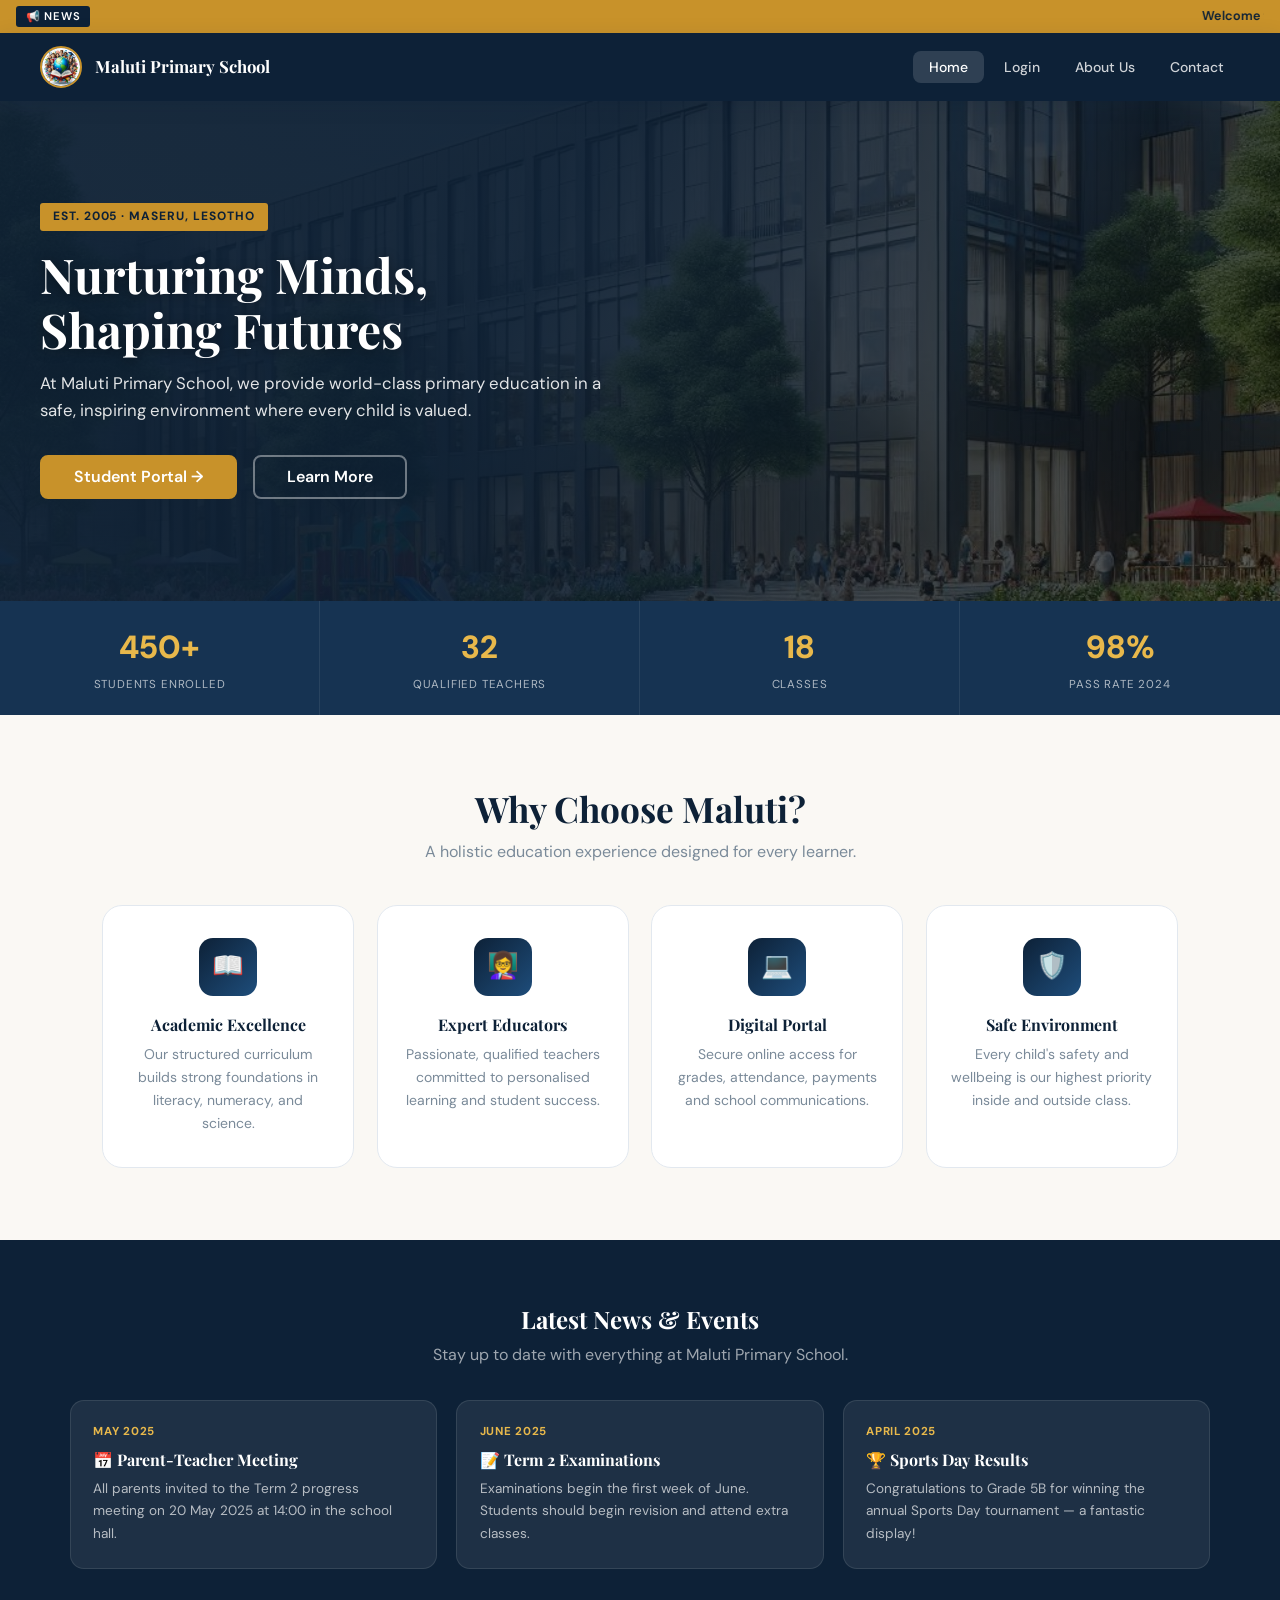
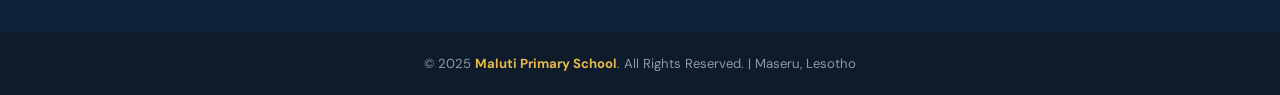
<file: index.html>
<!DOCTYPE html>
<html lang="en">
<head>
  <meta charset="UTF-8"><meta name="viewport" content="width=device-width,initial-scale=1">
  <title>Maluti Primary School</title>
  <link rel="stylesheet" href="style.css">
</head>
<body>

<!-- Ticker -->
<div class="ticker">
  <span class="ticker-tag">📢 NEWS</span>
  <marquee behavior="scroll" direction="left" scrollamount="4">
    Welcome to Maluti Primary School — Where Every Child Thrives! &nbsp;|&nbsp;
    Term 2 exams scheduled for June 2025 &nbsp;|&nbsp;
    Parent-Teacher meeting: 20 May 2025 at 14:00 &nbsp;|&nbsp;
    School fees deadline: 30 April 2025 &nbsp;|&nbsp;
    Extra-curricular registrations now open!
  </marquee>
</div>

<!-- Navbar -->
<nav class="pub-nav">
  <div class="pub-nav-brand">
    <img src="school_logo.png" alt="Logo">
    <span>Maluti Primary School</span>
  </div>
  <ul class="pub-nav-links">
    <li><a href="index.html" class="active">Home</a></li>
    <li><a href="login.html">Login</a></li>
    <li><a href="about.html">About Us</a></li>
    <li><a href="contact.html">Contact</a></li>
  </ul>
</nav>

<!-- Hero -->
<section class="hero">
  <div class="hero-bg" style="background-image:url('school_building.png')"></div>
  <div class="hero-overlay"></div>
  <div class="hero-body fade-up">
    <span class="hero-eyebrow">Est. 2005 · Maseru, Lesotho</span>
    <h1>Nurturing Minds,<br>Shaping Futures</h1>
    <p>At Maluti Primary School, we provide world-class primary education in a safe, inspiring environment where every child is valued.</p>
    <div class="hero-actions">
      <a href="login.html" class="btn btn-gold btn-lg">Student Portal →</a>
      <a href="about.html" class="btn btn-outline btn-lg" style="color:#fff;border-color:rgba(255,255,255,.4);">Learn More</a>
    </div>
  </div>
</section>

<!-- Stats -->
<div class="stats-bar">
  <div class="stat-cell"><div class="stat-num">450+</div><div class="stat-lbl">Students Enrolled</div></div>
  <div class="stat-cell"><div class="stat-num">32</div><div class="stat-lbl">Qualified Teachers</div></div>
  <div class="stat-cell"><div class="stat-num">18</div><div class="stat-lbl">Classes</div></div>
  <div class="stat-cell"><div class="stat-num">98%</div><div class="stat-lbl">Pass Rate 2024</div></div>
</div>

<!-- Features -->
<section class="features-sec">
  <div class="sec-heading fade-up">
    <h2>Why Choose Maluti?</h2>
    <p>A holistic education experience designed for every learner.</p>
  </div>
  <div class="feature-grid">
    <div class="feature-card fade-up">
      <div class="feat-icon">📖</div>
      <h4>Academic Excellence</h4>
      <p>Our structured curriculum builds strong foundations in literacy, numeracy, and science.</p>
    </div>
    <div class="feature-card fade-up-2">
      <div class="feat-icon">👩‍🏫</div>
      <h4>Expert Educators</h4>
      <p>Passionate, qualified teachers committed to personalised learning and student success.</p>
    </div>
    <div class="feature-card fade-up-3">
      <div class="feat-icon">💻</div>
      <h4>Digital Portal</h4>
      <p>Secure online access for grades, attendance, payments and school communications.</p>
    </div>
    <div class="feature-card fade-up">
      <div class="feat-icon">🛡️</div>
      <h4>Safe Environment</h4>
      <p>Every child's safety and wellbeing is our highest priority inside and outside class.</p>
    </div>
  </div>
</section>

<!-- News -->
<section class="news-sec">
  <h2>Latest News & Events</h2>
  <p class="sub">Stay up to date with everything at Maluti Primary School.</p>
  <div class="news-grid">
    <div class="news-card">
      <div class="news-date">May 2025</div>
      <h4>📅 Parent-Teacher Meeting</h4>
      <p>All parents invited to the Term 2 progress meeting on 20 May 2025 at 14:00 in the school hall.</p>
    </div>
    <div class="news-card">
      <div class="news-date">June 2025</div>
      <h4>📝 Term 2 Examinations</h4>
      <p>Examinations begin the first week of June. Students should begin revision and attend extra classes.</p>
    </div>
    <div class="news-card">
      <div class="news-date">April 2025</div>
      <h4>🏆 Sports Day Results</h4>
      <p>Congratulations to Grade 5B for winning the annual Sports Day tournament — a fantastic display!</p>
    </div>
  </div>
</section>

<footer class="footer">
  <p>&copy; 2025 <strong>Maluti Primary School</strong>. All Rights Reserved. | Maseru, Lesotho</p>
</footer>

</body>
</html>
</file>
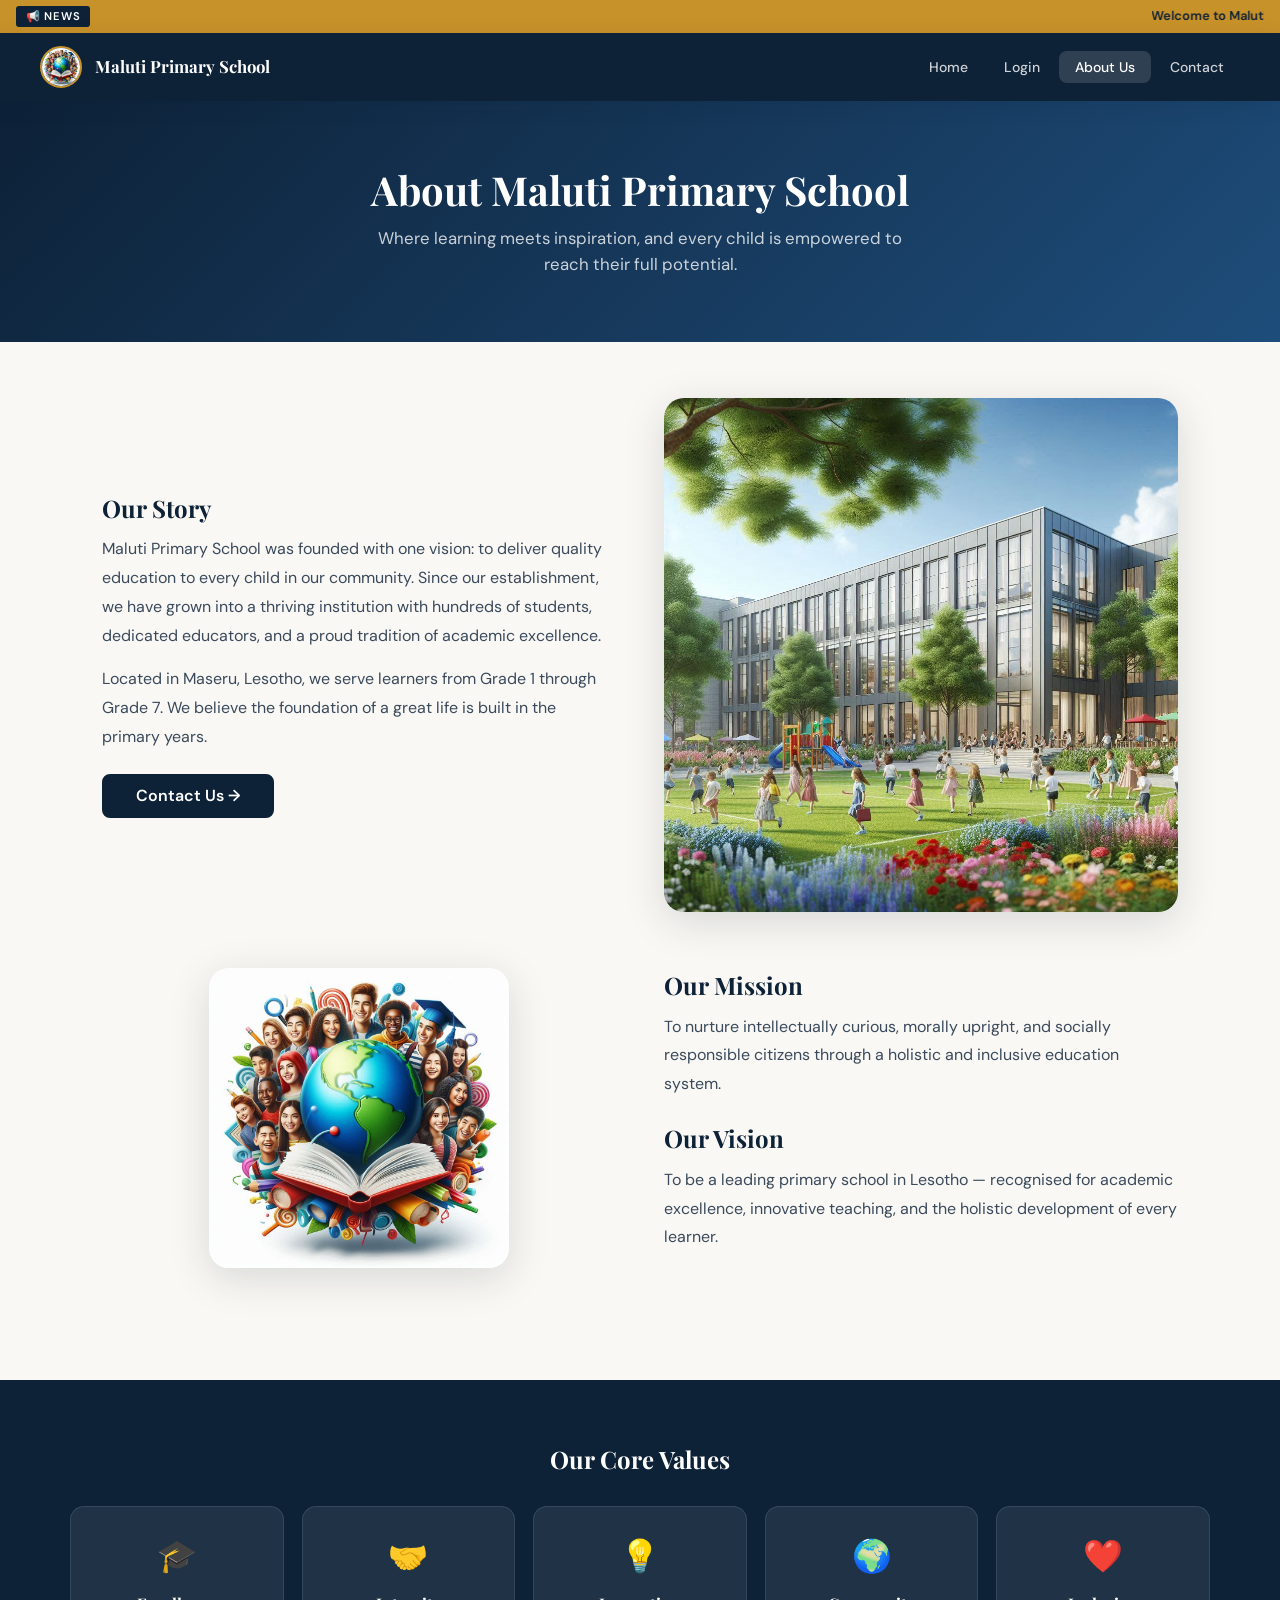
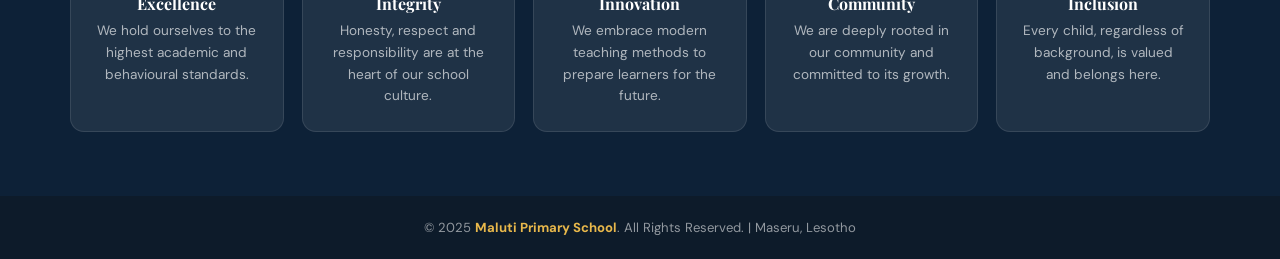
<file: about.html>
<!DOCTYPE html>
<html lang="en">
<head>
  <meta charset="UTF-8"><meta name="viewport" content="width=device-width,initial-scale=1">
  <title>About Us — Maluti Primary School</title>
  <link rel="stylesheet" href="style.css">
  <style>
    .about-hero{background:linear-gradient(135deg,var(--navy),var(--navy-light));padding:4rem 2.5rem;text-align:center;color:#fff;}
    .about-hero h1{font-size:2.5rem;color:#fff;margin-bottom:.6rem;}
    .about-hero p{color:rgba(255,255,255,.78);max-width:560px;margin:0 auto;font-size:1.05rem;}
    .about-body{max-width:1140px;margin:0 auto;padding:3.5rem 2rem;}
    .split{display:grid;grid-template-columns:1fr 1fr;gap:3rem;align-items:center;margin-bottom:3.5rem;}
    .split img{border-radius:var(--radius-xl);box-shadow:var(--shadow-lg);}
    .split h2{margin-bottom:.8rem;}
    .split p{color:var(--ink-mid);line-height:1.8;margin-bottom:.9rem;}
    .values-sec{background:var(--navy);padding:4rem 2rem;}
    .values-sec h2{text-align:center;color:#fff;margin-bottom:2rem;}
    .values-grid{display:grid;grid-template-columns:repeat(auto-fit,minmax(195px,1fr));gap:1.1rem;max-width:1140px;margin:0 auto;}
    .value-card{background:rgba(255,255,255,.08);border:1px solid rgba(255,255,255,.1);border-radius:var(--radius-lg);padding:1.5rem;text-align:center;color:#fff;}
    .value-card .vi{font-size:2rem;margin-bottom:.7rem;}
    .value-card h4{color:#fff;margin-bottom:.4rem;}
    .value-card p{color:rgba(255,255,255,.65);font-size:.85rem;}
    @media(max-width:700px){.split{grid-template-columns:1fr;}}
  </style>
</head>
<body>
<div class="ticker"><span class="ticker-tag">📢 NEWS</span><marquee>Welcome to Maluti Primary School — Nurturing Minds, Shaping Futures!</marquee></div>
<nav class="pub-nav">
  <div class="pub-nav-brand"><img src="school_logo.png" alt="Logo"><span>Maluti Primary School</span></div>
  <ul class="pub-nav-links">
    <li><a href="index.html">Home</a></li>
    <li><a href="login.html">Login</a></li>
    <li><a href="about.html" class="active">About Us</a></li>
    <li><a href="contact.html">Contact</a></li>
  </ul>
</nav>

<div class="about-hero">
  <h1>About Maluti Primary School</h1>
  <p>Where learning meets inspiration, and every child is empowered to reach their full potential.</p>
</div>

<div class="about-body">
  <div class="split fade-up">
    <div>
      <h2>Our Story</h2>
      <p>Maluti Primary School was founded with one vision: to deliver quality education to every child in our community. Since our establishment, we have grown into a thriving institution with hundreds of students, dedicated educators, and a proud tradition of academic excellence.</p>
      <p>Located in Maseru, Lesotho, we serve learners from Grade 1 through Grade 7. We believe the foundation of a great life is built in the primary years.</p>
      <a href="contact.html" class="btn btn-primary btn-lg" style="margin-top:.5rem;">Contact Us →</a>
    </div>
    <img src="school_building.png" alt="School">
  </div>
  <div class="split fade-up">
    <img src="school_logo.png" alt="Logo" style="max-width:300px;margin:0 auto;">
    <div>
      <h2>Our Mission</h2>
      <p>To nurture intellectually curious, morally upright, and socially responsible citizens through a holistic and inclusive education system.</p>
      <h2 style="margin-top:1.5rem;">Our Vision</h2>
      <p>To be a leading primary school in Lesotho — recognised for academic excellence, innovative teaching, and the holistic development of every learner.</p>
    </div>
  </div>
</div>

<section class="values-sec">
  <h2>Our Core Values</h2>
  <div class="values-grid">
    <div class="value-card"><div class="vi">🎓</div><h4>Excellence</h4><p>We hold ourselves to the highest academic and behavioural standards.</p></div>
    <div class="value-card"><div class="vi">🤝</div><h4>Integrity</h4><p>Honesty, respect and responsibility are at the heart of our school culture.</p></div>
    <div class="value-card"><div class="vi">💡</div><h4>Innovation</h4><p>We embrace modern teaching methods to prepare learners for the future.</p></div>
    <div class="value-card"><div class="vi">🌍</div><h4>Community</h4><p>We are deeply rooted in our community and committed to its growth.</p></div>
    <div class="value-card"><div class="vi">❤️</div><h4>Inclusion</h4><p>Every child, regardless of background, is valued and belongs here.</p></div>
  </div>
</section>

<footer class="footer"><p>&copy; 2025 <strong>Maluti Primary School</strong>. All Rights Reserved. | Maseru, Lesotho</p></footer>
</body>
</html>
</file>
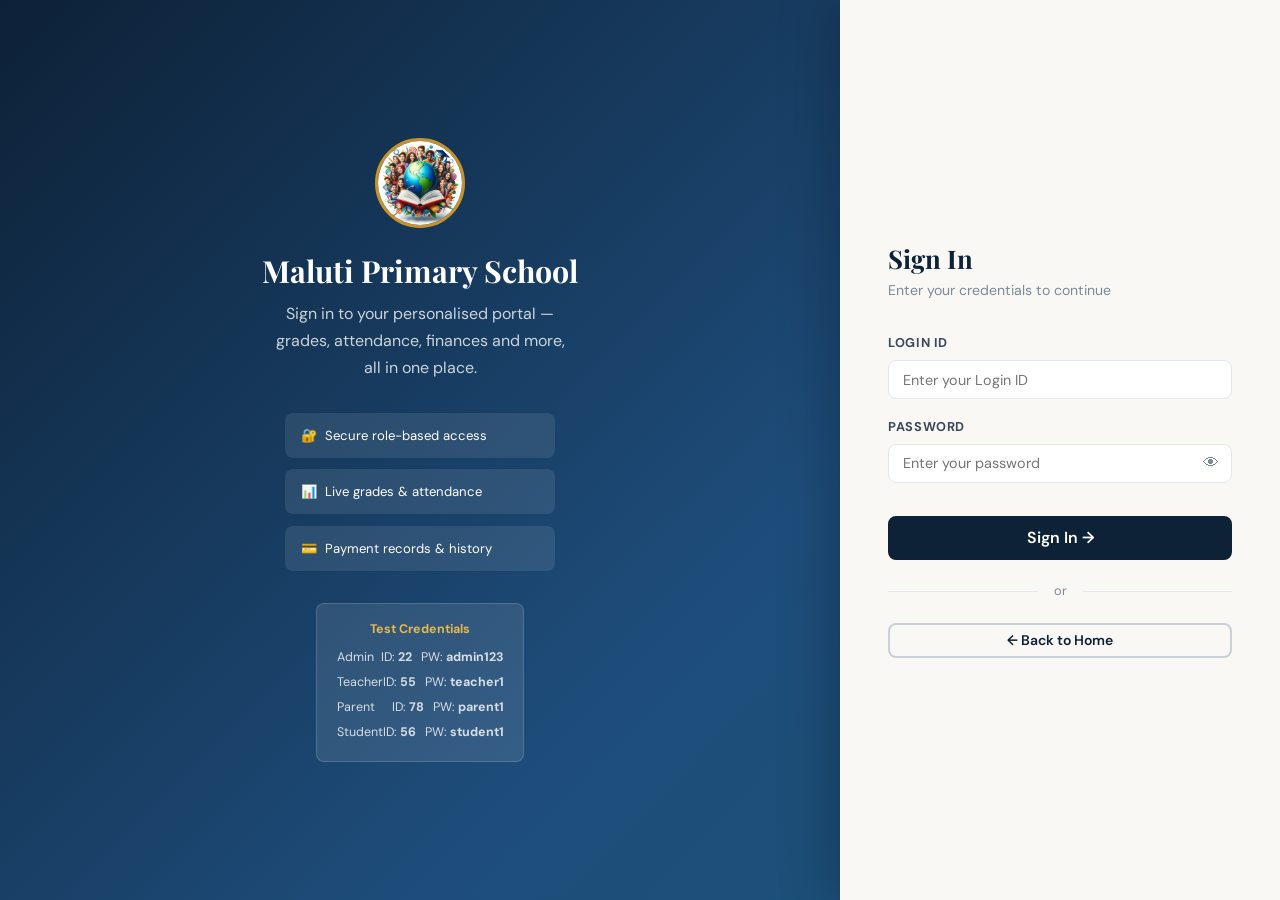
<file: admin.html>
<!DOCTYPE html>
<html lang="en">
<head>
  <meta charset="UTF-8"><meta name="viewport" content="width=device-width,initial-scale=1">
  <title>Admin Dashboard — Maluti Primary School</title>
  <link rel="stylesheet" href="style.css">
</head>
<body>
<div class="shell">

  <!-- Sidebar -->
  <aside class="sidebar">
    <div class="sb-brand">
      <img src="school_logo.png" alt="Logo">
      <div class="sb-info">
        <span class="sb-name" id="sbName">Admin</span>
        <span class="sb-role">Administrator</span>
      </div>
    </div>
    <nav class="sb-nav">
      <div class="sb-section">Main</div>
      <a href="admin.html" class="active"><span class="si">🏠</span> Dashboard</a>
      <div class="sb-section">Management</div>
      <a href="#" onclick="showSection('users')"><span class="si">👥</span> Manage Users</a>
      <a href="#" onclick="showSection('students')"><span class="si">🎓</span> Students</a>
      <a href="#" onclick="showSection('teachers')"><span class="si">👩‍🏫</span> Teachers</a>
      <a href="#" onclick="showSection('classes')"><span class="si">📚</span> Classes</a>
      <a href="#" onclick="showSection('payments')"><span class="si">💰</span> Finances</a>
      <a href="#" onclick="showSection('grades')"><span class="si">📝</span> All Grades</a>
    </nav>
    <div class="sb-foot">
      <a href="#" onclick="Auth.logout()">🚪 Log Out</a>
    </div>
  </aside>

  <!-- Main -->
  <div class="main">
    <div class="topbar">
      <div class="topbar-title" id="pageTitle">Dashboard</div>
      <div class="topbar-user">
        <div class="avatar gold" id="topAvatar">A</div>
        <span id="topName">Admin</span>
        &nbsp;|&nbsp;
        <a href="#" onclick="Auth.logout()" style="color:var(--danger)">Logout</a>
      </div>
    </div>

    <div class="page-body">

      <!-- ═══ OVERVIEW ═══ -->
      <div id="sec-overview">
        <div class="page-hdr fade-up">
          <h2 id="welcomeMsg">Welcome!</h2>
          <div class="breadcrumb">Dashboard › Overview</div>
        </div>
        <div class="stat-cards" id="statCards"></div>
        <div class="card fade-up">
          <div class="card-header"><span class="card-title">⚡ Quick Actions</span></div>
          <div style="display:grid;grid-template-columns:repeat(auto-fit,minmax(170px,1fr));gap:.8rem;">
            <button class="btn btn-primary" onclick="showSection('users')">➕ Add User</button>
            <button class="btn btn-gold" onclick="showSection('students')">🎓 Students</button>
            <button class="btn btn-outline" onclick="showSection('teachers')">👩‍🏫 Teachers</button>
            <button class="btn btn-outline" onclick="showSection('classes')">📚 Classes</button>
            <button class="btn btn-success" onclick="showSection('payments')">💰 Finances</button>
          </div>
        </div>
        <div class="card fade-up">
          <div class="card-header"><span class="card-title">👥 Recent Users</span><button class="btn btn-sm btn-outline" onclick="showSection('users')">View All</button></div>
          <div class="table-wrap"><table id="recentUsersTable">
            <thead><tr><th>Login ID</th><th>Name</th><th>Email</th><th>Role</th></tr></thead>
            <tbody></tbody>
          </table></div>
        </div>
      </div>

      <!-- ═══ USERS ═══ -->
      <div id="sec-users" class="hidden">
        <div class="page-hdr"><h2>Manage Users</h2><div class="breadcrumb">Dashboard › Users</div></div>
        <div class="card">
          <div class="card-header"><span class="card-title">➕ Add New User</span></div>
          <div class="form-row">
            <div class="form-group"><label>Login ID *</label><input id="u_loginID" class="form-control" placeholder="e.g. 10023"></div>
            <div class="form-group"><label>Full Name *</label><input id="u_name" class="form-control" placeholder="Full name"></div>
          </div>
          <div class="form-row">
            <div class="form-group"><label>Password *</label><input id="u_pw" type="password" class="form-control" placeholder="Password"></div>
            <div class="form-group"><label>Email *</label><input id="u_email" type="email" class="form-control" placeholder="email@example.com"></div>
          </div>
          <div class="form-row">
            <div class="form-group"><label>Role *</label>
              <select id="u_role" class="form-control">
                <option value="">-- Select --</option>
                <option value="admin">Admin</option>
                <option value="teacher">Teacher</option>
                <option value="student">Student</option>
                <option value="parent">Parent</option>
              </select>
            </div>
            <div class="form-group"><label>Gender</label>
              <select id="u_gender" class="form-control">
                <option>Male</option><option>Female</option><option>Other</option>
              </select>
            </div>
          </div>
          <div class="form-row">
            <div class="form-group"><label>Date of Birth</label><input id="u_dob" type="date" class="form-control"></div>
            <div class="form-group"><label>Parent ID <small>(students only)</small></label><input id="u_parentId" type="number" class="form-control" placeholder="Leave blank if not student"></div>
          </div>
          <button class="btn btn-primary" onclick="addUser()">➕ Register User</button>
        </div>
        <div class="card">
          <div class="card-header"><span class="card-title">All Users</span>
            <input id="userSearch" class="form-control" style="width:220px;" placeholder="🔍 Search..." oninput="renderUsersTable()">
          </div>
          <div class="table-wrap"><table id="usersTable">
            <thead><tr><th>Login ID</th><th>Name</th><th>Email</th><th>Role</th><th>Actions</th></tr></thead>
            <tbody></tbody>
          </table></div>
        </div>
      </div>

      <!-- ═══ STUDENTS ═══ -->
      <div id="sec-students" class="hidden">
        <div class="page-hdr"><h2>Students</h2><div class="breadcrumb">Dashboard › Students</div></div>
        <div class="card">
          <div class="card-header"><span class="card-title">🎓 All Students</span>
            <button class="btn btn-primary btn-sm" onclick="showSection('users')">➕ Add Student</button>
          </div>
          <div class="table-wrap"><table id="studentsTable">
            <thead><tr><th>Login ID</th><th>Name</th><th>DOB</th><th>Class</th><th>Parent</th></tr></thead>
            <tbody></tbody>
          </table></div>
        </div>
      </div>

      <!-- ═══ TEACHERS ═══ -->
      <div id="sec-teachers" class="hidden">
        <div class="page-hdr"><h2>Teachers</h2><div class="breadcrumb">Dashboard › Teachers</div></div>
        <div class="card">
          <div class="card-header"><span class="card-title">👩‍🏫 All Teachers</span>
            <button class="btn btn-primary btn-sm" onclick="showSection('users')">➕ Add Teacher</button>
          </div>
          <div class="table-wrap"><table id="teachersTable">
            <thead><tr><th>Login ID</th><th>Name</th><th>Email</th><th>Gender</th></tr></thead>
            <tbody></tbody>
          </table></div>
        </div>
      </div>

      <!-- ═══ CLASSES ═══ -->
      <div id="sec-classes" class="hidden">
        <div class="page-hdr"><h2>Classes</h2><div class="breadcrumb">Dashboard › Classes</div></div>
        <div class="card">
          <div class="card-header"><span class="card-title">➕ Add Class</span></div>
          <div class="form-row">
            <div class="form-group"><label>Class Name *</label><input id="c_name" class="form-control" placeholder="e.g. Grade 4A"></div>
            <div class="form-group"><label>Teacher *</label><select id="c_teacher" class="form-control"></select></div>
          </div>
          <button class="btn btn-primary" onclick="addClass()">➕ Add Class</button>
        </div>
        <div class="card">
          <div class="card-header"><span class="card-title">📚 All Classes</span></div>
          <div class="table-wrap"><table id="classesTable">
            <thead><tr><th>ID</th><th>Class Name</th><th>Teacher</th><th>Actions</th></tr></thead>
            <tbody></tbody>
          </table></div>
        </div>
      </div>

      <!-- ═══ PAYMENTS ═══ -->
      <div id="sec-payments" class="hidden">
        <div class="page-hdr"><h2>Finances</h2><div class="breadcrumb">Dashboard › Finances</div></div>
        <div class="stat-cards" style="max-width:380px;">
          <div class="stat-card success">
            <div class="sc-icon">💵</div>
            <div class="sc-info"><h3 id="totalCollected">M 0.00</h3><p>Total Collected</p></div>
          </div>
        </div>
        <div class="card">
          <div class="card-header"><span class="card-title">➕ Record Payment</span></div>
          <div class="form-row">
            <div class="form-group"><label>Student *</label><select id="p_student" class="form-control"></select></div>
            <div class="form-group"><label>Amount (M) *</label><input id="p_amount" type="number" step="0.01" class="form-control" placeholder="0.00"></div>
          </div>
          <div class="form-row">
            <div class="form-group"><label>Date *</label><input id="p_date" type="date" class="form-control"></div>
            <div class="form-group"><label>Method</label>
              <select id="p_method" class="form-control">
                <option>Cash</option><option>Card</option><option>Bank Transfer</option><option>Mobile Money</option>
              </select>
            </div>
          </div>
          <div class="form-group"><label>Note</label><input id="p_note" class="form-control" placeholder="e.g. Term 1 fees"></div>
          <button class="btn btn-success" onclick="addPayment()">💰 Record Payment</button>
        </div>
        <div class="card">
          <div class="card-header"><span class="card-title">📋 Payment History</span></div>
          <div class="table-wrap"><table id="paymentsTable">
            <thead><tr><th>Student</th><th>Amount</th><th>Date</th><th>Method</th><th>Note</th><th>Actions</th></tr></thead>
            <tbody></tbody>
          </table></div>
        </div>
      </div>

      <!-- ═══ GRADES ═══ -->
      <div id="sec-grades" class="hidden">
        <div class="page-hdr"><h2>All Grades</h2><div class="breadcrumb">Dashboard › Grades</div></div>
        <div class="card">
          <div class="card-header"><span class="card-title">📝 Grade Records</span></div>
          <div class="table-wrap"><table id="allGradesTable">
            <thead><tr><th>Student</th><th>Subject</th><th>Grade</th><th>Date</th></tr></thead>
            <tbody></tbody>
          </table></div>
        </div>
      </div>

    </div><!-- /page-body -->
  </div><!-- /main -->
</div>

<script src="app.js"></script>
<script>
const session = Auth.requireRole('admin');
if(session){
  document.getElementById('sbName').textContent    = session.name;
  document.getElementById('topName').textContent   = session.name;
  document.getElementById('topAvatar').textContent = initials(session.name);
  document.getElementById('welcomeMsg').textContent = 'Welcome, ' + session.name + '!';
  renderOverview();
}

function showSection(name){
  document.querySelectorAll('[id^="sec-"]').forEach(s => s.classList.add('hidden'));
  document.getElementById('sec-' + name).classList.remove('hidden');
  const titles = {overview:'Dashboard',users:'Manage Users',students:'Students',teachers:'Teachers',classes:'Classes',payments:'Finances',grades:'All Grades'};
  document.getElementById('pageTitle').textContent = titles[name] || name;

  // re-render on show
  if(name==='overview')  renderOverview();
  if(name==='users')     { renderUsersTable(); }
  if(name==='students')  renderStudentsTable();
  if(name==='teachers')  renderTeachersTable();
  if(name==='classes')   { renderClassesTable(); populateTeacherSelect(); }
  if(name==='payments')  { renderPaymentsTable(); populateStudentSelects(); updateTotal(); }
  if(name==='grades')    renderAllGrades();
}

// ── Overview ─────────────────────────────────────────────────
function renderOverview(){
  const users = DB.users();
  const stats = [
    { label:'Students', value: users.filter(u=>u.role==='student').length, icon:'🎓', cls:'' },
    { label:'Teachers', value: users.filter(u=>u.role==='teacher').length, icon:'👩‍🏫', cls:'gold' },
    { label:'Parents',  value: users.filter(u=>u.role==='parent').length,  icon:'👪',  cls:'success' },
    { label:'Total Payments', value:'M '+DB.payments().reduce((s,p)=>s+p.amount,0).toFixed(2), icon:'💵', cls:'danger' },
  ];
  document.getElementById('statCards').innerHTML = stats.map(s=>`
    <div class="stat-card ${s.cls}">
      <div class="sc-icon">${s.icon}</div>
      <div class="sc-info"><h3>${s.value}</h3><p>${s.label}</p></div>
    </div>`).join('');

  const tbody = document.querySelector('#recentUsersTable tbody');
  const roleBadge = r => ({admin:'badge-navy',teacher:'badge-info',student:'badge-success',parent:'badge-gold'}[r]||'badge-navy');
  tbody.innerHTML = [...users].reverse().slice(0,8).map(u=>`
    <tr>
      <td>${u.loginID}</td>
      <td>${u.name}</td>
      <td>${u.email}</td>
      <td><span class="badge ${roleBadge(u.role)}">${u.role}</span></td>
    </tr>`).join('');
}

// ── Users ─────────────────────────────────────────────────────
function renderUsersTable(){
  const q = (document.getElementById('userSearch')?.value||'').toLowerCase();
  const users = DB.users().filter(u=> !q || u.name.toLowerCase().includes(q) || u.loginID.includes(q) || u.role.includes(q));
  const roleBadge = r => ({admin:'badge-navy',teacher:'badge-info',student:'badge-success',parent:'badge-gold'}[r]||'badge-navy');
  document.querySelector('#usersTable tbody').innerHTML = users.map(u=>`
    <tr>
      <td>${u.loginID}</td>
      <td>${u.name}</td>
      <td>${u.email}</td>
      <td><span class="badge ${roleBadge(u.role)}">${u.role}</span></td>
      <td>
        <button class="btn btn-sm btn-danger" onclick="deleteUser(${u.id})">🗑 Delete</button>
      </td>
    </tr>`).join('') || '<tr><td colspan="5" style="text-align:center;color:var(--ink-soft);padding:1.5rem;">No users found</td></tr>';
}

function addUser(){
  const loginID = document.getElementById('u_loginID').value.trim();
  const name    = document.getElementById('u_name').value.trim();
  const pw      = document.getElementById('u_pw').value.trim();
  const email   = document.getElementById('u_email').value.trim();
  const role    = document.getElementById('u_role').value;
  const gender  = document.getElementById('u_gender').value;
  const dob     = document.getElementById('u_dob').value;
  const parentId= parseInt(document.getElementById('u_parentId').value)||null;

  if(!loginID||!name||!pw||!email||!role){ toast('Please fill all required fields.','danger'); return; }
  const users = DB.users();
  if(users.find(u=>u.loginID===loginID)){ toast('Login ID already exists.','danger'); return; }

  users.push({ id:nextId(users), loginID, name, password:pw, email, gender, dob, role, parentId, classId:null });
  DB.saveUsers(users);
  toast('User registered successfully!');
  ['u_loginID','u_name','u_pw','u_email','u_dob','u_parentId'].forEach(id=>document.getElementById(id).value='');
  document.getElementById('u_role').value='';
  renderUsersTable();
}

async function deleteUser(id){
  const ok = await confirm2('Delete this user? This cannot be undone.');
  if(!ok) return;
  DB.saveUsers(DB.users().filter(u=>u.id!==id));
  toast('User deleted.');
  renderUsersTable(); renderOverview();
}

// ── Students ───────────────────────────────────────────────────
function renderStudentsTable(){
  const users = DB.users(), classes = DB.classes();
  const students = users.filter(u=>u.role==='student');
  document.querySelector('#studentsTable tbody').innerHTML = students.map(s=>{
    const cls = classes.find(c=>c.id===s.classId);
    const par = users.find(u=>u.id===s.parentId);
    return `<tr>
      <td>${s.loginID}</td><td>${s.name}</td><td>${s.dob||'—'}</td>
      <td>${cls?cls.name:'—'}</td><td>${par?par.name:'—'}</td>
    </tr>`;
  }).join('') || '<tr><td colspan="5" style="text-align:center;padding:1rem;color:var(--ink-soft);">No students</td></tr>';
}

// ── Teachers ───────────────────────────────────────────────────
function renderTeachersTable(){
  const teachers = DB.users().filter(u=>u.role==='teacher');
  document.querySelector('#teachersTable tbody').innerHTML = teachers.map(t=>`
    <tr><td>${t.loginID}</td><td>${t.name}</td><td>${t.email}</td><td>${t.gender}</td></tr>
  `).join('') || '<tr><td colspan="4" style="text-align:center;padding:1rem;color:var(--ink-soft);">No teachers</td></tr>';
}

// ── Classes ────────────────────────────────────────────────────
function populateTeacherSelect(){
  const teachers = DB.users().filter(u=>u.role==='teacher');
  document.getElementById('c_teacher').innerHTML = '<option value="">-- Select Teacher --</option>' + teachers.map(t=>`<option value="${t.id}">${t.name}</option>`).join('');
}

function addClass(){
  const name = document.getElementById('c_name').value.trim();
  const teacherId = parseInt(document.getElementById('c_teacher').value)||null;
  if(!name||!teacherId){ toast('Please fill class name and teacher.','danger'); return; }
  const classes = DB.classes();
  classes.push({ id:nextId(classes), name, teacherId });
  DB.saveClasses(classes);
  document.getElementById('c_name').value='';
  toast('Class added!');
  renderClassesTable();
}

function renderClassesTable(){
  const classes = DB.classes(), users = DB.users();
  document.querySelector('#classesTable tbody').innerHTML = classes.map(c=>{
    const t = users.find(u=>u.id===c.teacherId);
    return `<tr>
      <td>${c.id}</td><td>${c.name}</td><td>${t?t.name:'—'}</td>
      <td><button class="btn btn-sm btn-danger" onclick="deleteClass(${c.id})">🗑</button></td>
    </tr>`;
  }).join('') || '<tr><td colspan="4" style="text-align:center;padding:1rem;color:var(--ink-soft);">No classes</td></tr>';
}

async function deleteClass(id){
  const ok = await confirm2('Delete this class?');
  if(!ok) return;
  DB.saveClasses(DB.classes().filter(c=>c.id!==id));
  toast('Class deleted.'); renderClassesTable();
}

// ── Payments ───────────────────────────────────────────────────
function populateStudentSelects(){
  const students = DB.users().filter(u=>u.role==='student');
  const opts = '<option value="">-- Select Student --</option>' + students.map(s=>`<option value="${s.id}">${s.name}</option>`).join('');
  document.getElementById('p_student').innerHTML = opts;
  const today = new Date().toISOString().split('T')[0];
  document.getElementById('p_date').value = today;
}

function addPayment(){
  const studentId = parseInt(document.getElementById('p_student').value);
  const amount    = parseFloat(document.getElementById('p_amount').value);
  const date      = document.getElementById('p_date').value;
  const method    = document.getElementById('p_method').value;
  const note      = document.getElementById('p_note').value.trim();
  if(!studentId||!amount||!date){ toast('Please fill required fields.','danger'); return; }
  const payments = DB.payments();
  payments.push({ id:nextId(payments), studentId, amount, date, method, note });
  DB.savePayments(payments);
  ['p_amount','p_note'].forEach(id=>document.getElementById(id).value='');
  toast('Payment recorded!');
  renderPaymentsTable(); updateTotal();
}

function renderPaymentsTable(){
  const payments = DB.payments(), users = DB.users();
  document.querySelector('#paymentsTable tbody').innerHTML = [...payments].reverse().map(p=>{
    const s = users.find(u=>u.id===p.studentId);
    return `<tr>
      <td>${s?s.name:'Unknown'}</td>
      <td><strong>M ${parseFloat(p.amount).toFixed(2)}</strong></td>
      <td>${p.date}</td>
      <td><span class="badge badge-info">${p.method||'—'}</span></td>
      <td>${p.note||'—'}</td>
      <td><button class="btn btn-sm btn-danger" onclick="deletePayment(${p.id})">🗑</button></td>
    </tr>`;
  }).join('') || '<tr><td colspan="6" style="text-align:center;padding:1rem;color:var(--ink-soft);">No payments</td></tr>';
}

function updateTotal(){
  const total = DB.payments().reduce((s,p)=>s+parseFloat(p.amount),0);
  document.getElementById('totalCollected').textContent = 'M ' + total.toFixed(2);
}

async function deletePayment(id){
  const ok = await confirm2('Delete this payment?');
  if(!ok) return;
  DB.savePayments(DB.payments().filter(p=>p.id!==id));
  toast('Payment deleted.'); renderPaymentsTable(); updateTotal();
}

// ── All Grades ─────────────────────────────────────────────────
function renderAllGrades(){
  const grades = DB.grades(), users = DB.users();
  document.querySelector('#allGradesTable tbody').innerHTML = grades.map(g=>{
    const s = users.find(u=>u.id===g.studentId);
    return `<tr><td>${s?s.name:'Unknown'}</td><td>${g.subject}</td><td><span class="badge badge-navy">${g.grade}</span></td><td>${g.date}</td></tr>`;
  }).join('') || '<tr><td colspan="4" style="text-align:center;padding:1rem;color:var(--ink-soft);">No grades</td></tr>';
}
</script>
</body>
</html>
</file>
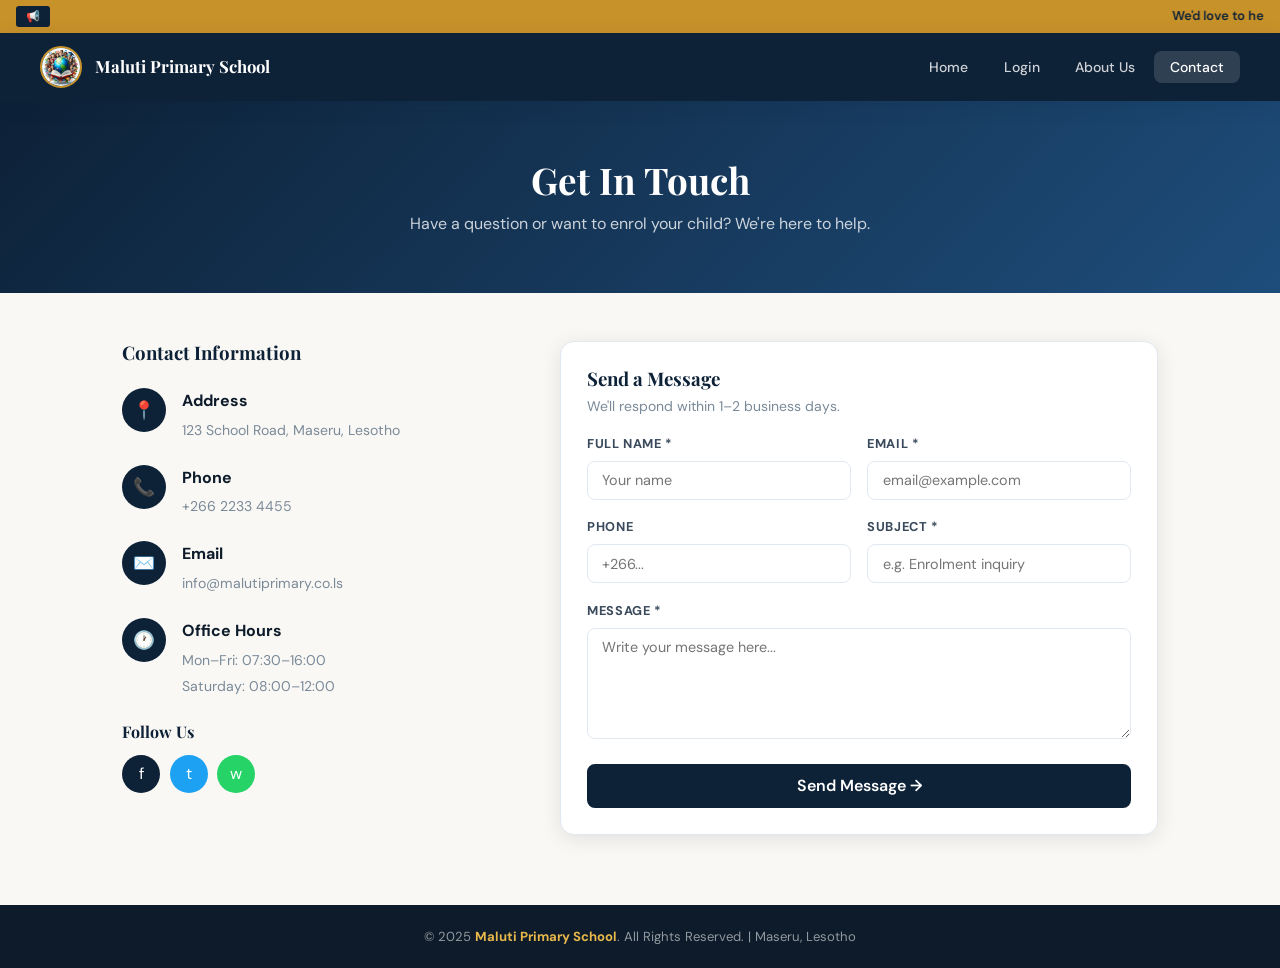
<file: contact.html>
<!DOCTYPE html>
<html lang="en">
<head>
  <meta charset="UTF-8"><meta name="viewport" content="width=device-width,initial-scale=1">
  <title>Contact — Maluti Primary School</title>
  <link rel="stylesheet" href="style.css">
  <style>
    .c-hero{background:linear-gradient(135deg,var(--navy),var(--navy-light));padding:3.5rem 2.5rem;text-align:center;color:#fff;}
    .c-hero h1{font-size:2.3rem;color:#fff;margin-bottom:.5rem;}
    .c-hero p{color:rgba(255,255,255,.78);max-width:500px;margin:0 auto;}
    .c-body{max-width:1100px;margin:0 auto;padding:3rem 2rem;display:grid;grid-template-columns:1fr 1.5fr;gap:2.5rem;}
    .info-item{display:flex;align-items:flex-start;gap:1rem;margin-bottom:1.4rem;}
    .info-ico{width:44px;height:44px;background:var(--navy);border-radius:50%;display:flex;align-items:center;justify-content:center;color:#fff;font-size:1.1rem;flex-shrink:0;}
    .info-item strong{display:block;margin-bottom:.2rem;}
    .info-item span{color:var(--ink-soft);font-size:.88rem;line-height:1.5;}
    .sent-overlay{display:none;text-align:center;padding:2rem;}
    @media(max-width:720px){.c-body{grid-template-columns:1fr;}}
  </style>
</head>
<body>
<div class="ticker"><span class="ticker-tag">📢</span><marquee>We'd love to hear from you — Contact Maluti Primary School!</marquee></div>
<nav class="pub-nav">
  <div class="pub-nav-brand"><img src="school_logo.png" alt="Logo"><span>Maluti Primary School</span></div>
  <ul class="pub-nav-links">
    <li><a href="index.html">Home</a></li>
    <li><a href="login.html">Login</a></li>
    <li><a href="about.html">About Us</a></li>
    <li><a href="contact.html" class="active">Contact</a></li>
  </ul>
</nav>

<div class="c-hero"><h1>Get In Touch</h1><p>Have a question or want to enrol your child? We're here to help.</p></div>

<div class="c-body">
  <!-- Info -->
  <div>
    <h3 style="margin-bottom:1.5rem;">Contact Information</h3>
    <div class="info-item"><div class="info-ico">📍</div><div><strong>Address</strong><span>123 School Road, Maseru, Lesotho</span></div></div>
    <div class="info-item"><div class="info-ico">📞</div><div><strong>Phone</strong><span>+266 2233 4455</span></div></div>
    <div class="info-item"><div class="info-ico">✉️</div><div><strong>Email</strong><span>info@malutiprimary.co.ls</span></div></div>
    <div class="info-item"><div class="info-ico">🕐</div><div><strong>Office Hours</strong><span>Mon–Fri: 07:30–16:00<br>Saturday: 08:00–12:00</span></div></div>
    <div style="margin-top:1.5rem;">
      <h4 style="margin-bottom:.8rem;">Follow Us</h4>
      <div style="display:flex;gap:.6rem;">
        <a href="#" style="width:38px;height:38px;background:var(--navy);border-radius:50%;display:flex;align-items:center;justify-content:center;color:#fff;">f</a>
        <a href="#" style="width:38px;height:38px;background:#1da1f2;border-radius:50%;display:flex;align-items:center;justify-content:center;color:#fff;">t</a>
        <a href="#" style="width:38px;height:38px;background:#25d366;border-radius:50%;display:flex;align-items:center;justify-content:center;color:#fff;">w</a>
      </div>
    </div>
  </div>

  <!-- Form -->
  <div class="card">
    <h3 style="margin-bottom:.3rem;">Send a Message</h3>
    <p class="text-muted mb-2">We'll respond within 1–2 business days.</p>
    <div id="formArea">
      <div id="formSuccess" class="alert alert-success hidden">✓ Thank you! Your message has been sent successfully.</div>
      <div class="form-row">
        <div class="form-group"><label>Full Name *</label><input id="c_name" class="form-control" placeholder="Your name"></div>
        <div class="form-group"><label>Email *</label><input id="c_email" type="email" class="form-control" placeholder="email@example.com"></div>
      </div>
      <div class="form-row">
        <div class="form-group"><label>Phone</label><input id="c_phone" class="form-control" placeholder="+266..."></div>
        <div class="form-group"><label>Subject *</label><input id="c_subject" class="form-control" placeholder="e.g. Enrolment inquiry"></div>
      </div>
      <div class="form-group"><label>Message *</label><textarea id="c_message" class="form-control" rows="5" placeholder="Write your message here..." style="resize:vertical;"></textarea></div>
      <button class="btn btn-primary btn-full btn-lg" onclick="sendMessage()">Send Message →</button>
    </div>
  </div>
</div>

<footer class="footer"><p>&copy; 2025 <strong>Maluti Primary School</strong>. All Rights Reserved. | Maseru, Lesotho</p></footer>

<script>
function sendMessage(){
  const name=document.getElementById('c_name').value.trim();
  const email=document.getElementById('c_email').value.trim();
  const subject=document.getElementById('c_subject').value.trim();
  const msg=document.getElementById('c_message').value.trim();
  if(!name||!email||!subject||!msg){ alert('Please fill all required fields.'); return; }
  document.getElementById('formSuccess').classList.remove('hidden');
  ['c_name','c_email','c_phone','c_subject','c_message'].forEach(id=>document.getElementById(id).value='');
  document.querySelector('button').disabled=true;
  document.querySelector('button').textContent='Sent ✓';
}
</script>
</body>
</html>
</file>
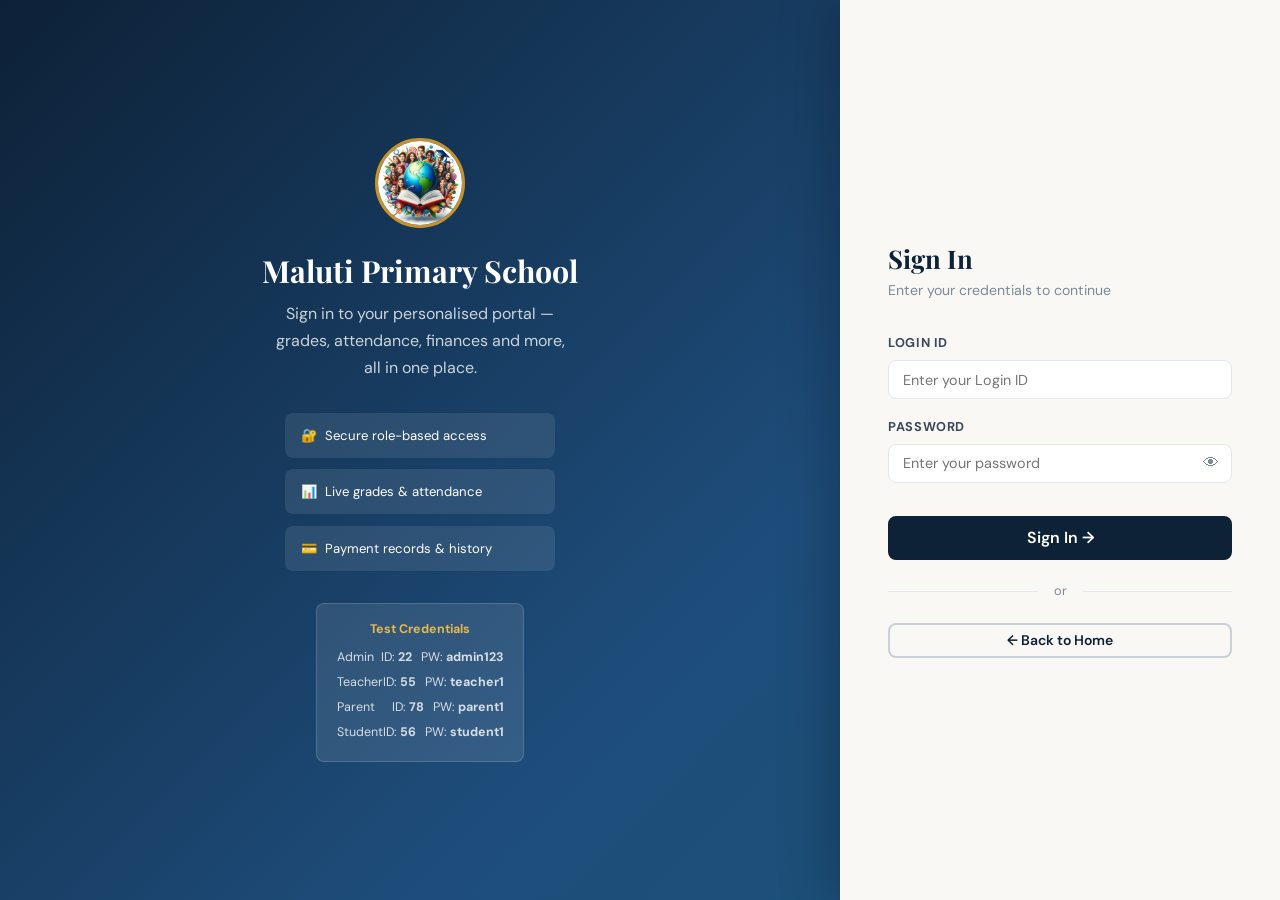
<file: login.html>
<!DOCTYPE html>
<html lang="en">
<head>
  <meta charset="UTF-8"><meta name="viewport" content="width=device-width,initial-scale=1">
  <title>Login — Maluti Primary School</title>
  <link rel="stylesheet" href="style.css">
</head>
<body>
<div class="auth-wrap">

  <!-- Left -->
  <div class="auth-left">
    <img src="school_logo.png" alt="Logo">
    <h2>Maluti Primary School</h2>
    <p>Sign in to your personalised portal — grades, attendance, finances and more, all in one place.</p>

    <div style="margin-top:2rem;display:flex;flex-direction:column;gap:.7rem;width:100%;max-width:270px;">
      <div style="background:rgba(255,255,255,.09);padding:.75rem 1rem;border-radius:8px;display:flex;align-items:center;gap:.7rem;font-size:.82rem;">
        🔐 &nbsp;Secure role-based access
      </div>
      <div style="background:rgba(255,255,255,.09);padding:.75rem 1rem;border-radius:8px;display:flex;align-items:center;gap:.7rem;font-size:.82rem;">
        📊 &nbsp;Live grades & attendance
      </div>
      <div style="background:rgba(255,255,255,.09);padding:.75rem 1rem;border-radius:8px;display:flex;align-items:center;gap:.7rem;font-size:.82rem;">
        💳 &nbsp;Payment records & history
      </div>
    </div>

    <div class="creds-box" style="background:rgba(255,255,255,.1);border-color:rgba(255,255,255,.15);color:rgba(255,255,255,.8);margin-top:2rem;">
      <strong style="color:var(--gold-light);">Test Credentials</strong>
      <div class="creds-row"><span>Admin</span><span>ID: <b>22</b> &nbsp; PW: <b>admin123</b></span></div>
      <div class="creds-row"><span>Teacher</span><span>ID: <b>55</b> &nbsp; PW: <b>teacher1</b></span></div>
      <div class="creds-row"><span>Parent</span><span>ID: <b>78</b> &nbsp; PW: <b>parent1</b></span></div>
      <div class="creds-row"><span>Student</span><span>ID: <b>56</b> &nbsp; PW: <b>student1</b></span></div>
    </div>
  </div>

  <!-- Right -->
  <div class="auth-right">
    <div class="auth-box fade-up">
      <h3>Sign In</h3>
      <p class="auth-subtitle">Enter your credentials to continue</p>

      <div id="errBox" class="alert alert-danger hidden"></div>

      <div class="form-group">
        <label>Login ID</label>
        <input type="text" id="loginID" class="form-control" placeholder="Enter your Login ID" autocomplete="off">
      </div>

      <div class="form-group">
        <label>Password</label>
        <div class="eye-wrap">
          <input type="password" id="password" class="form-control" placeholder="Enter your password">
          <button class="eye-btn" type="button" onclick="togglePw()" title="Show/hide">👁</button>
        </div>
      </div>

      <button class="btn btn-primary btn-full btn-lg mt-2" onclick="doLogin()">Sign In →</button>

      <div class="divider">or</div>
      <a href="index.html" class="btn btn-outline btn-full">← Back to Home</a>
    </div>
  </div>
</div>

<script src="app.js"></script>
<script>
// If already logged in redirect
(function(){ const u = Auth.getSession(); if(u) redirect(u.role); })();

function redirect(role){
  const map = { admin:'admin.html', teacher:'teacher.html', parent:'parent.html', student:'student.html' };
  window.location.href = map[role] || 'index.html';
}

function doLogin(){
  const id = document.getElementById('loginID').value.trim();
  const pw = document.getElementById('password').value.trim();
  const err = document.getElementById('errBox');

  if(!id || !pw){ showErr('Please enter both Login ID and Password.'); return; }

  const user = Auth.login(id, pw);
  if(user){
    Auth.setSession(user);
    redirect(user.role);
  } else {
    showErr('Invalid Login ID or Password. Please try again.');
    document.getElementById('loginID').focus();
  }
}

function showErr(msg){
  const b = document.getElementById('errBox');
  b.textContent = '✕ ' + msg;
  b.classList.remove('hidden');
}

function togglePw(){
  const i = document.getElementById('password');
  i.type = i.type === 'password' ? 'text' : 'password';
}

// Enter key support
document.addEventListener('keydown', e => { if(e.key === 'Enter') doLogin(); });
</script>
</body>
</html>
</file>
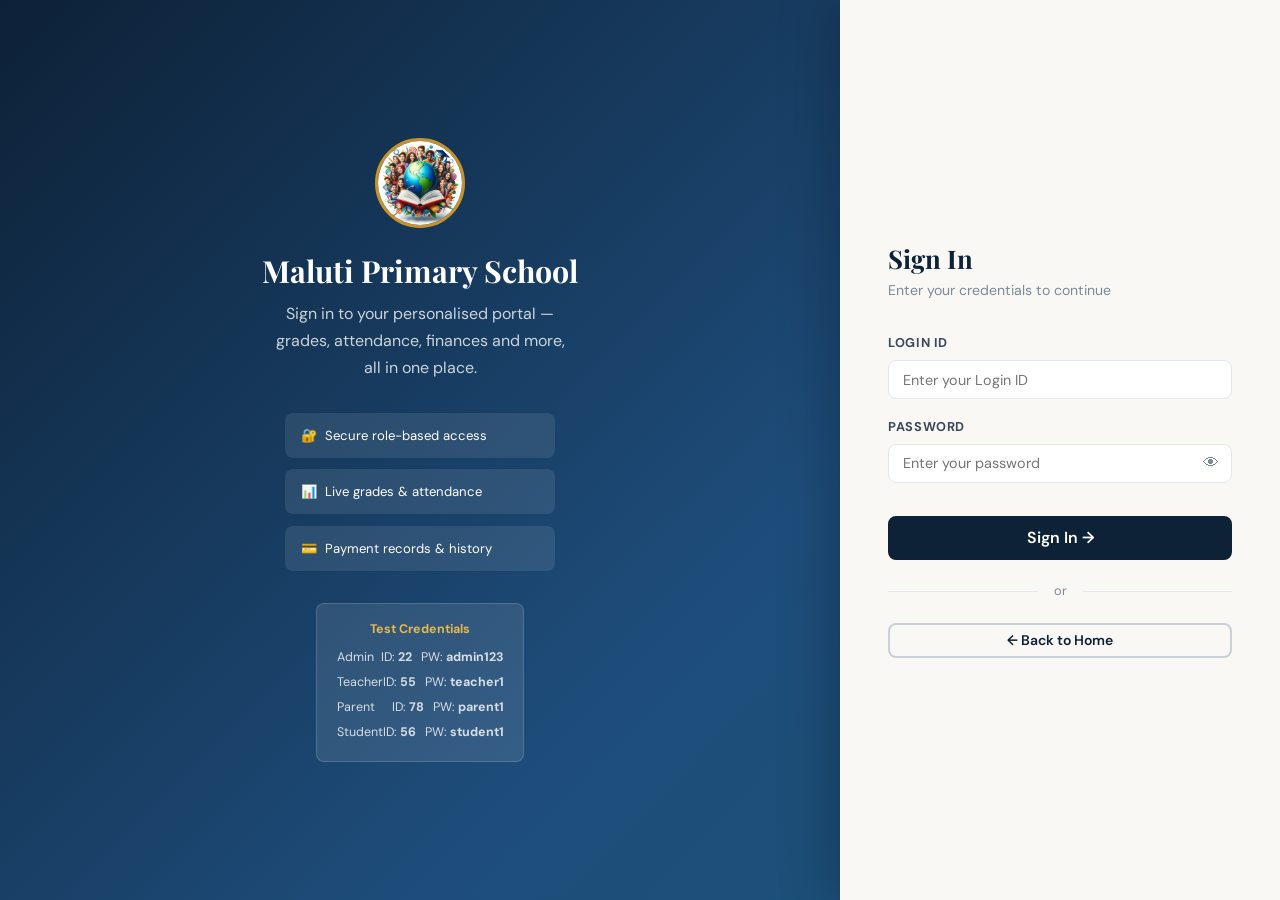
<file: parent.html>
<!DOCTYPE html>
<html lang="en">
<head>
  <meta charset="UTF-8"><meta name="viewport" content="width=device-width,initial-scale=1">
  <title>Parent Dashboard — Maluti Primary School</title>
  <link rel="stylesheet" href="style.css">
</head>
<body>
<div class="shell">
  <aside class="sidebar">
    <div class="sb-brand">
      <img src="school_logo.png" alt="Logo">
      <div class="sb-info">
        <span class="sb-name" id="sbName">Parent</span>
        <span class="sb-role">Parent / Guardian</span>
      </div>
    </div>
    <nav class="sb-nav">
      <div class="sb-section">My Children</div>
      <a href="#" onclick="showTab('overview')" id="navOverview" class="active"><span class="si">👪</span> Overview</a>
      <a href="#" onclick="showTab('grades')"   id="navGrades"><span class="si">📝</span> Grades</a>
      <a href="#" onclick="showTab('attendance')" id="navAttend"><span class="si">📋</span> Attendance</a>
      <a href="#" onclick="showTab('payments')"  id="navPayments"><span class="si">💰</span> Payments</a>
    </nav>
    <div class="sb-foot"><a href="#" onclick="Auth.logout()">🚪 Log Out</a></div>
  </aside>

  <div class="main">
    <div class="topbar">
      <div class="topbar-title" id="pageTitle">Parent Dashboard</div>
      <div class="topbar-user">
        <div class="avatar gold" id="topAvatar">P</div>
        <span id="topName">Parent</span>
        &nbsp;|&nbsp;
        <a href="#" onclick="Auth.logout()" style="color:var(--danger)">Logout</a>
      </div>
    </div>

    <div class="page-body">

      <!-- OVERVIEW -->
      <div id="tab-overview">
        <div class="page-hdr fade-up">
          <h2 id="welcomeMsg">Hello!</h2>
          <div class="breadcrumb">Parent Portal › Overview</div>
        </div>
        <div id="childrenCards"></div>
      </div>

      <!-- GRADES -->
      <div id="tab-grades" class="hidden">
        <div class="page-hdr"><h2>Children's Grades</h2><div class="breadcrumb">Parent Portal › Grades</div></div>
        <div id="gradesContent"></div>
      </div>

      <!-- ATTENDANCE -->
      <div id="tab-attendance" class="hidden">
        <div class="page-hdr"><h2>Children's Attendance</h2><div class="breadcrumb">Parent Portal › Attendance</div></div>
        <div id="attendContent"></div>
      </div>

      <!-- PAYMENTS -->
      <div id="tab-payments" class="hidden">
        <div class="page-hdr"><h2>Payment History</h2><div class="breadcrumb">Parent Portal › Payments</div></div>
        <div id="paymentsContent"></div>
      </div>

    </div>
  </div>
</div>

<script src="app.js"></script>
<script>
const session = Auth.requireRole('parent');
let myId = null, myChildren = [];

if(session){
  myId = session.id;
  document.getElementById('sbName').textContent    = session.name;
  document.getElementById('topName').textContent   = session.name;
  document.getElementById('topAvatar').textContent = initials(session.name);
  document.getElementById('welcomeMsg').textContent = 'Hello, ' + session.name + '!';
  myChildren = DB.users().filter(u => u.role === 'student' && u.parentId === myId);
  renderOverview();
}

function showTab(name){
  document.querySelectorAll('[id^="tab-"]').forEach(t=>t.classList.add('hidden'));
  document.getElementById('tab-'+name).classList.remove('hidden');
  document.querySelectorAll('.sb-nav a').forEach(a=>a.classList.remove('active'));
  document.getElementById('nav'+name.charAt(0).toUpperCase()+name.slice(1)).classList.add('active');
  const titles={overview:'Overview',grades:"Children's Grades",attendance:"Children's Attendance",payments:'Payments'};
  document.getElementById('pageTitle').textContent=titles[name]||name;
  if(name==='grades')    renderGrades();
  if(name==='attendance') renderAttendance();
  if(name==='payments')  renderPayments();
}

function renderOverview(){
  if(!myChildren.length){
    document.getElementById('childrenCards').innerHTML=`
      <div class="card" style="text-align:center;padding:3rem;">
        <div style="font-size:3rem;margin-bottom:1rem;">👶</div>
        <h3>No children linked</h3>
        <p class="text-muted">Your account has no student records linked. Please contact the school office.</p>
      </div>`;
    return;
  }
  document.getElementById('childrenCards').innerHTML = myChildren.map(child => {
    const grades = DB.grades().filter(g=>g.studentId===child.id);
    const att = DB.attendance().filter(a=>a.studentId===child.id);
    const pays = DB.payments().filter(p=>p.studentId===child.id);
    const present = att.filter(a=>a.status==='Present').length;
    const absent  = att.filter(a=>a.status==='Absent').length;
    const total   = pays.reduce((s,p)=>s+parseFloat(p.amount),0);
    const classes = DB.classes();
    const cls = classes.find(c=>c.id===child.classId);
    return `
    <div class="card fade-up" style="border-left:5px solid var(--gold);">
      <div style="display:flex;align-items:center;gap:1.2rem;flex-wrap:wrap;margin-bottom:1.2rem;">
        <div class="avatar gold" style="width:56px;height:56px;font-size:1.3rem;">${initials(child.name)}</div>
        <div>
          <h3 style="margin:0;">${child.name}</h3>
          <span class="text-muted">${child.email} &nbsp;·&nbsp; ${cls?cls.name:'No class'}</span>
        </div>
        <div style="margin-left:auto;display:flex;gap:1.5rem;flex-wrap:wrap;text-align:center;">
          <div><div style="font-size:1.4rem;font-weight:800;color:var(--success);">${present}</div><div class="text-muted" style="font-size:.72rem;">Present</div></div>
          <div><div style="font-size:1.4rem;font-weight:800;color:var(--danger);">${absent}</div><div class="text-muted" style="font-size:.72rem;">Absent</div></div>
          <div><div style="font-size:1.4rem;font-weight:800;color:var(--navy);">${grades.length}</div><div class="text-muted" style="font-size:.72rem;">Grades</div></div>
          <div><div style="font-size:1.4rem;font-weight:800;color:var(--gold);">M${total.toFixed(0)}</div><div class="text-muted" style="font-size:.72rem;">Paid</div></div>
        </div>
      </div>
      <div style="display:flex;gap:.6rem;flex-wrap:wrap;">
        <button class="btn btn-sm btn-outline" onclick="showTab('grades')">📝 Grades</button>
        <button class="btn btn-sm btn-outline" onclick="showTab('attendance')">📋 Attendance</button>
        <button class="btn btn-sm btn-outline" onclick="showTab('payments')">💰 Payments</button>
      </div>
    </div>`;
  }).join('');
}

function renderGrades(){
  document.getElementById('gradesContent').innerHTML = myChildren.map(child => {
    const grades = DB.grades().filter(g=>g.studentId===child.id);
    return `<div class="card">
      <div class="card-header"><span class="card-title">📝 ${child.name}</span></div>
      ${grades.length ? `<div class="table-wrap"><table>
        <thead><tr><th>Subject</th><th>Grade</th><th>Date</th></tr></thead>
        <tbody>${grades.map(g=>`<tr><td>${g.subject}</td><td><span class="badge badge-navy">${g.grade}</span></td><td>${g.date}</td></tr>`).join('')}</tbody>
      </table></div>` : '<p class="text-muted" style="padding:.5rem 0;">No grade records.</p>'}
    </div>`;
  }).join('')||'<div class="card"><p class="text-muted">No children found.</p></div>';
}

function renderAttendance(){
  document.getElementById('attendContent').innerHTML = myChildren.map(child => {
    const att = DB.attendance().filter(a=>a.studentId===child.id);
    const present=att.filter(a=>a.status==='Present').length;
    const absent=att.filter(a=>a.status==='Absent').length;
    const rate=att.length?Math.round(present/att.length*100):0;
    return `<div class="card">
      <div class="card-header"><span class="card-title">📋 ${child.name}</span>
        <div style="display:flex;gap:.5rem;align-items:center;">
          <span class="badge badge-success">${present} Present</span>
          <span class="badge badge-danger">${absent} Absent</span>
          <span class="badge badge-navy">${rate}% rate</span>
        </div>
      </div>
      ${att.length ? `<div class="table-wrap"><table>
        <thead><tr><th>Date</th><th>Status</th></tr></thead>
        <tbody>${[...att].sort((a,b)=>b.date.localeCompare(a.date)).map(a=>
          `<tr><td>${a.date}</td><td><span class="badge ${a.status==='Present'?'badge-success':'badge-danger'}">${a.status}</span></td></tr>`
        ).join('')}</tbody>
      </table></div>` : '<p class="text-muted" style="padding:.5rem 0;">No attendance records.</p>'}
    </div>`;
  }).join('')||'<div class="card"><p class="text-muted">No children found.</p></div>';
}

function renderPayments(){
  document.getElementById('paymentsContent').innerHTML = myChildren.map(child => {
    const pays = DB.payments().filter(p=>p.studentId===child.id);
    const total = pays.reduce((s,p)=>s+parseFloat(p.amount),0);
    return `<div class="card">
      <div class="card-header">
        <span class="card-title">💰 ${child.name}</span>
        <span class="badge badge-success" style="font-size:.85rem;">Total: M ${total.toFixed(2)}</span>
      </div>
      ${pays.length ? `<div class="table-wrap"><table>
        <thead><tr><th>Date</th><th>Amount</th><th>Method</th><th>Note</th></tr></thead>
        <tbody>${[...pays].sort((a,b)=>b.date.localeCompare(a.date)).map(p=>
          `<tr><td>${p.date}</td><td><strong>M ${parseFloat(p.amount).toFixed(2)}</strong></td><td><span class="badge badge-info">${p.method||'—'}</span></td><td>${p.note||'—'}</td></tr>`
        ).join('')}</tbody>
      </table></div>` : '<p class="text-muted" style="padding:.5rem 0;">No payment records.</p>'}
    </div>`;
  }).join('')||'<div class="card"><p class="text-muted">No children found.</p></div>';
}
</script>
</body>
</html>
</file>
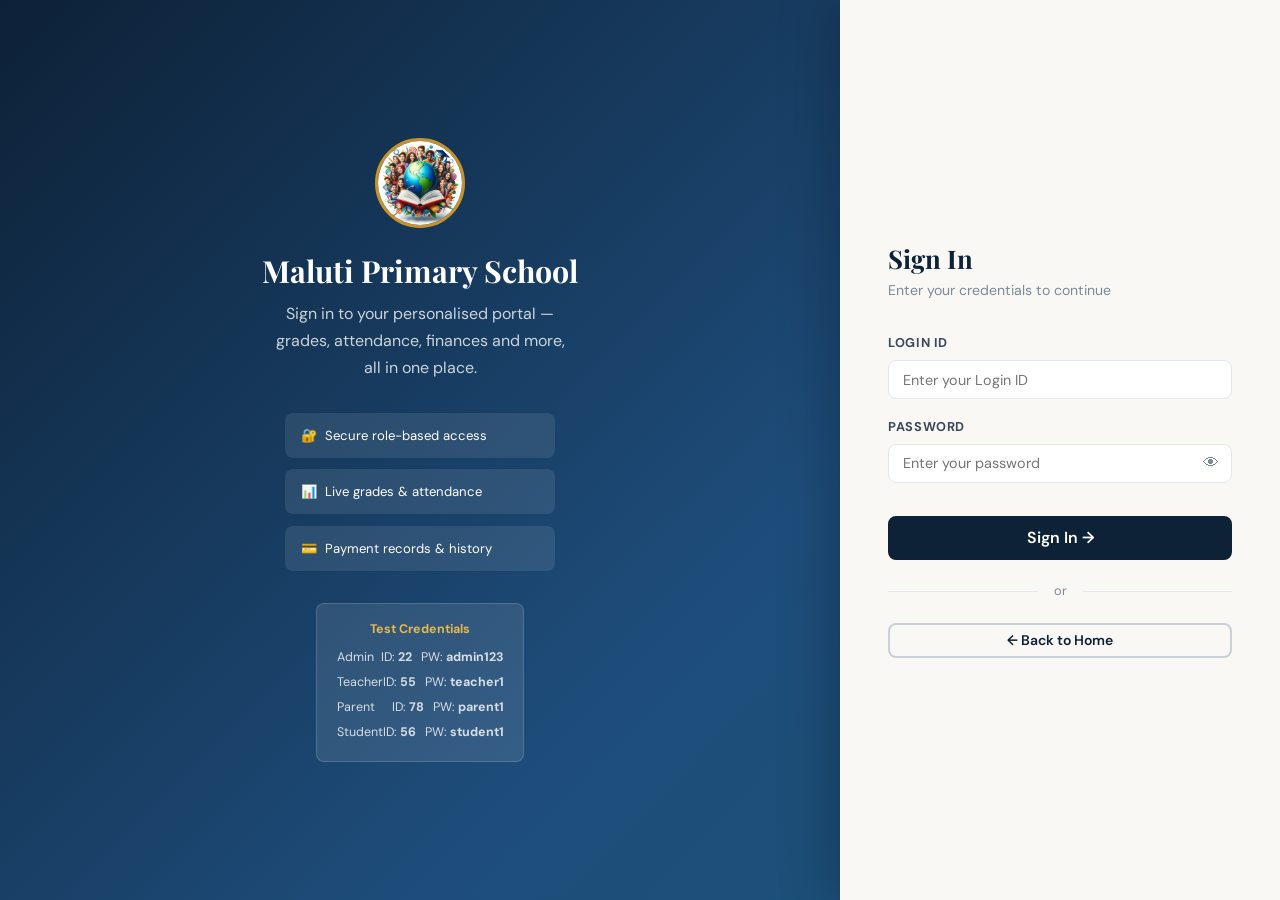
<file: student.html>
<!DOCTYPE html>
<html lang="en">
<head>
  <meta charset="UTF-8"><meta name="viewport" content="width=device-width,initial-scale=1">
  <title>Student Dashboard — Maluti Primary School</title>
  <link rel="stylesheet" href="style.css">
</head>
<body>
<div class="shell">
  <aside class="sidebar">
    <div class="sb-brand">
      <img src="school_logo.png" alt="Logo">
      <div class="sb-info">
        <span class="sb-name" id="sbName">Student</span>
        <span class="sb-role">Student</span>
      </div>
    </div>
    <nav class="sb-nav">
      <div class="sb-section">My Portal</div>
      <a href="#" onclick="showTab('overview')" id="navOverview" class="active"><span class="si">📊</span> Overview</a>
      <a href="#" onclick="showTab('grades')"   id="navGrades"><span class="si">📝</span> My Grades</a>
      <a href="#" onclick="showTab('attendance')" id="navAttend"><span class="si">📋</span> Attendance</a>
      <a href="#" onclick="showTab('payments')"  id="navPayments"><span class="si">💰</span> Payments</a>
    </nav>
    <div class="sb-foot"><a href="#" onclick="Auth.logout()">🚪 Log Out</a></div>
  </aside>

  <div class="main">
    <div class="topbar">
      <div class="topbar-title" id="pageTitle">My Dashboard</div>
      <div class="topbar-user">
        <div class="avatar" id="topAvatar">S</div>
        <span id="topName">Student</span>
        &nbsp;|&nbsp;
        <a href="#" onclick="Auth.logout()" style="color:var(--danger)">Logout</a>
      </div>
    </div>

    <div class="page-body">

      <!-- OVERVIEW -->
      <div id="tab-overview">
        <div class="page-hdr fade-up">
          <h2 id="welcomeMsg">Welcome!</h2>
          <div class="breadcrumb">Student Portal › Overview</div>
        </div>
        <div class="stat-cards" id="myStats"></div>
        <div class="card fade-up">
          <div class="card-header"><span class="card-title">📝 Recent Grades</span><button class="btn btn-sm btn-outline" onclick="showTab('grades')">View All</button></div>
          <div class="table-wrap"><table id="recentGradesTable">
            <thead><tr><th>Subject</th><th>Grade</th><th>Date</th></tr></thead>
            <tbody></tbody>
          </table></div>
        </div>
        <div class="card fade-up-2">
          <div class="card-header"><span class="card-title">📅 Recent Attendance</span><button class="btn btn-sm btn-outline" onclick="showTab('attendance')">View All</button></div>
          <div class="table-wrap"><table id="recentAttendTable">
            <thead><tr><th>Date</th><th>Status</th></tr></thead>
            <tbody></tbody>
          </table></div>
        </div>
      </div>

      <!-- GRADES -->
      <div id="tab-grades" class="hidden">
        <div class="page-hdr"><h2>My Grades</h2><div class="breadcrumb">Student Portal › Grades</div></div>
        <div class="card">
          <div class="card-header"><span class="card-title">📝 All Grade Records</span></div>
          <div class="table-wrap"><table id="allMyGrades">
            <thead><tr><th>Subject</th><th>Grade</th><th>Date</th></tr></thead>
            <tbody></tbody>
          </table></div>
        </div>
        <!-- Grade chart -->
        <div class="card">
          <div class="card-header"><span class="card-title">📊 Grade Overview</span></div>
          <div id="gradeChart" style="display:flex;gap:.5rem;align-items:flex-end;height:140px;padding:.5rem 0;"></div>
        </div>
      </div>

      <!-- ATTENDANCE -->
      <div id="tab-attendance" class="hidden">
        <div class="page-hdr"><h2>My Attendance</h2><div class="breadcrumb">Student Portal › Attendance</div></div>
        <div class="stat-cards" id="attendStats"></div>
        <div class="card">
          <div class="table-wrap"><table id="allMyAttend">
            <thead><tr><th>Date</th><th>Status</th></tr></thead>
            <tbody></tbody>
          </table></div>
        </div>
      </div>

      <!-- PAYMENTS -->
      <div id="tab-payments" class="hidden">
        <div class="page-hdr"><h2>My Payments</h2><div class="breadcrumb">Student Portal › Payments</div></div>
        <div class="stat-cards" style="max-width:380px;">
          <div class="stat-card success"><div class="sc-icon">💵</div><div class="sc-info"><h3 id="myTotalPaid">M 0.00</h3><p>Total Paid</p></div></div>
        </div>
        <div class="card">
          <div class="table-wrap"><table id="myPaymentsTable">
            <thead><tr><th>Date</th><th>Amount</th><th>Method</th><th>Note</th></tr></thead>
            <tbody></tbody>
          </table></div>
        </div>
      </div>

    </div>
  </div>
</div>

<script src="app.js"></script>
<script>
const session = Auth.requireRole('student');
let myId = null;

if(session){
  myId = session.id;
  document.getElementById('sbName').textContent    = session.name;
  document.getElementById('topName').textContent   = session.name;
  document.getElementById('topAvatar').textContent = initials(session.name);
  document.getElementById('welcomeMsg').textContent = 'Welcome, ' + session.name + '! 👋';
  renderOverview();
}

function showTab(name){
  document.querySelectorAll('[id^="tab-"]').forEach(t=>t.classList.add('hidden'));
  document.getElementById('tab-'+name).classList.remove('hidden');
  document.querySelectorAll('.sb-nav a').forEach(a=>a.classList.remove('active'));
  document.getElementById('nav'+name.charAt(0).toUpperCase()+name.slice(1)).classList.add('active');
  const titles={overview:'My Dashboard',grades:'My Grades',attendance:'My Attendance',payments:'My Payments'};
  document.getElementById('pageTitle').textContent = titles[name]||name;
  if(name==='grades')    renderGrades();
  if(name==='attendance') renderAttendance();
  if(name==='payments')  renderPayments();
}

function renderOverview(){
  const grades=DB.grades().filter(g=>g.studentId===myId);
  const att=DB.attendance().filter(a=>a.studentId===myId);
  const pays=DB.payments().filter(p=>p.studentId===myId);
  const present=att.filter(a=>a.status==='Present').length;
  const absent=att.filter(a=>a.status==='Absent').length;

  document.getElementById('myStats').innerHTML=`
    <div class="stat-card"><div class="sc-icon">📝</div><div class="sc-info"><h3>${grades.length}</h3><p>Grade Records</p></div></div>
    <div class="stat-card success"><div class="sc-icon">✅</div><div class="sc-info"><h3>${present}</h3><p>Days Present</p></div></div>
    <div class="stat-card danger"><div class="sc-icon">❌</div><div class="sc-info"><h3>${absent}</h3><p>Days Absent</p></div></div>
    <div class="stat-card gold"><div class="sc-icon">💵</div><div class="sc-info"><h3>M ${pays.reduce((s,p)=>s+p.amount,0).toFixed(2)}</h3><p>Total Paid</p></div></div>
  `;

  // Recent grades (last 4)
  document.querySelector('#recentGradesTable tbody').innerHTML=[...grades].reverse().slice(0,4).map(g=>
    `<tr><td>${g.subject}</td><td><span class="badge badge-navy">${g.grade}</span></td><td>${g.date}</td></tr>`
  ).join('')||'<tr><td colspan="3" style="text-align:center;color:var(--ink-soft);padding:1rem;">No grades yet</td></tr>';

  // Recent attendance (last 5)
  document.querySelector('#recentAttendTable tbody').innerHTML=[...att].sort((a,b)=>b.date.localeCompare(a.date)).slice(0,5).map(a=>
    `<tr><td>${a.date}</td><td><span class="badge ${a.status==='Present'?'badge-success':'badge-danger'}">${a.status}</span></td></tr>`
  ).join('')||'<tr><td colspan="2" style="text-align:center;color:var(--ink-soft);padding:1rem;">No records</td></tr>';
}

function renderGrades(){
  const grades=DB.grades().filter(g=>g.studentId===myId);
  document.querySelector('#allMyGrades tbody').innerHTML=[...grades].reverse().map(g=>
    `<tr><td>${g.subject}</td><td><span class="badge badge-navy" style="font-size:.9rem;">${g.grade}</span></td><td>${g.date}</td></tr>`
  ).join('')||'<tr><td colspan="3" style="text-align:center;padding:1.5rem;color:var(--ink-soft);">No grades yet</td></tr>';

  // Simple bar chart
  const chart=document.getElementById('gradeChart');
  const numericGrades=grades.filter(g=>!isNaN(parseInt(g.grade)));
  const max=Math.max(...numericGrades.map(g=>parseInt(g.grade)),100);
  chart.innerHTML=numericGrades.map(g=>{
    const pct=Math.round((parseInt(g.grade)/max)*100);
    const color=parseInt(g.grade)>=80?'var(--success)':parseInt(g.grade)>=60?'var(--gold)':'var(--danger)';
    return `<div style="display:flex;flex-direction:column;align-items:center;flex:1;gap:.3rem;">
      <span style="font-size:.72rem;font-weight:700;color:var(--navy);">${g.grade}</span>
      <div style="width:100%;background:${color};border-radius:4px 4px 0 0;height:${pct}%;min-height:4px;"></div>
      <span style="font-size:.65rem;color:var(--ink-soft);text-align:center;word-break:break-word;">${g.subject.slice(0,8)}</span>
    </div>`;
  }).join('')||'<p style="color:var(--ink-soft);font-size:.88rem;">No numeric grades to chart.</p>';
}

function renderAttendance(){
  const att=DB.attendance().filter(a=>a.studentId===myId);
  const present=att.filter(a=>a.status==='Present').length;
  const absent=att.filter(a=>a.status==='Absent').length;
  const rate=att.length?Math.round(present/att.length*100):0;
  document.getElementById('attendStats').innerHTML=`
    <div class="stat-card success"><div class="sc-icon">✅</div><div class="sc-info"><h3>${present}</h3><p>Days Present</p></div></div>
    <div class="stat-card danger"><div class="sc-icon">❌</div><div class="sc-info"><h3>${absent}</h3><p>Days Absent</p></div></div>
    <div class="stat-card gold"><div class="sc-icon">📊</div><div class="sc-info"><h3>${rate}%</h3><p>Attendance Rate</p></div></div>
  `;
  document.querySelector('#allMyAttend tbody').innerHTML=[...att].sort((a,b)=>b.date.localeCompare(a.date)).map(a=>
    `<tr><td>${a.date}</td><td><span class="badge ${a.status==='Present'?'badge-success':'badge-danger'}">${a.status}</span></td></tr>`
  ).join('')||'<tr><td colspan="2" style="text-align:center;padding:1.5rem;color:var(--ink-soft);">No records</td></tr>';
}

function renderPayments(){
  const pays=DB.payments().filter(p=>p.studentId===myId);
  document.getElementById('myTotalPaid').textContent='M '+pays.reduce((s,p)=>s+parseFloat(p.amount),0).toFixed(2);
  document.querySelector('#myPaymentsTable tbody').innerHTML=[...pays].sort((a,b)=>b.date.localeCompare(a.date)).map(p=>
    `<tr><td>${p.date}</td><td><strong>M ${parseFloat(p.amount).toFixed(2)}</strong></td><td><span class="badge badge-info">${p.method||'—'}</span></td><td>${p.note||'—'}</td></tr>`
  ).join('')||'<tr><td colspan="4" style="text-align:center;padding:1.5rem;color:var(--ink-soft);">No payments</td></tr>';
}
</script>
</body>
</html>
</file>
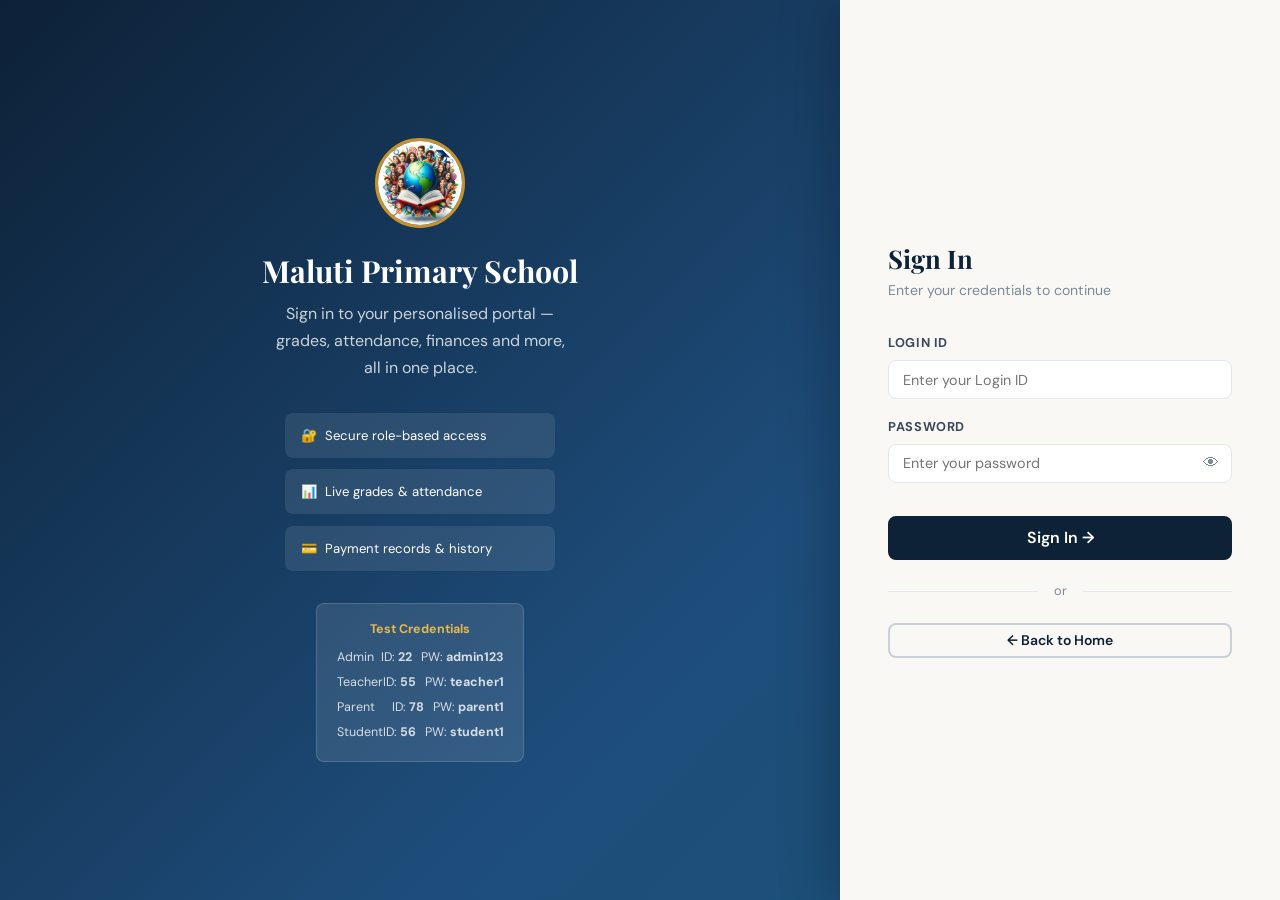
<file: teacher.html>
<!DOCTYPE html>
<html lang="en">
<head>
  <meta charset="UTF-8"><meta name="viewport" content="width=device-width,initial-scale=1">
  <title>Teacher Dashboard — Maluti Primary School</title>
  <link rel="stylesheet" href="style.css">
</head>
<body>
<div class="shell">

  <aside class="sidebar">
    <div class="sb-brand">
      <img src="school_logo.png" alt="Logo">
      <div class="sb-info">
        <span class="sb-name" id="sbName">Teacher</span>
        <span class="sb-role">Teacher</span>
      </div>
    </div>
    <nav class="sb-nav">
      <div class="sb-section">My Portal</div>
      <a href="#" onclick="showTab('overview')" class="active" id="navOverview"><span class="si">📊</span> Overview</a>
      <a href="#" onclick="showTab('grades')"   id="navGrades"><span class="si">📝</span> Grades</a>
      <a href="#" onclick="showTab('attendance')" id="navAttend"><span class="si">📋</span> Attendance</a>
      <a href="#" onclick="showTab('mystudents')" id="navMyStudents"><span class="si">🎓</span> My Students</a>
    </nav>
    <div class="sb-foot"><a href="#" onclick="Auth.logout()">🚪 Log Out</a></div>
  </aside>

  <div class="main">
    <div class="topbar">
      <div class="topbar-title" id="pageTitle">Dashboard</div>
      <div class="topbar-user">
        <div class="avatar" id="topAvatar">T</div>
        <span id="topName">Teacher</span>
        &nbsp;|&nbsp;
        <a href="#" onclick="Auth.logout()" style="color:var(--danger)">Logout</a>
      </div>
    </div>

    <div class="page-body">

      <!-- ═══ OVERVIEW ═══ -->
      <div id="tab-overview">
        <div class="page-hdr fade-up">
          <h2 id="welcomeMsg">Welcome!</h2>
          <div class="breadcrumb">Teacher Portal › Overview</div>
        </div>
        <div class="stat-cards" id="teacherStats"></div>
        <div class="card fade-up">
          <div class="card-header"><span class="card-title">📣 Quick Actions</span></div>
          <div style="display:flex;gap:.8rem;flex-wrap:wrap;">
            <button class="btn btn-primary" onclick="showTab('grades')">📝 Enter Grade</button>
            <button class="btn btn-gold"    onclick="showTab('attendance')">📋 Mark Attendance</button>
            <button class="btn btn-outline" onclick="showTab('mystudents')">🎓 View Students</button>
          </div>
        </div>
      </div>

      <!-- ═══ GRADES ═══ -->
      <div id="tab-grades" class="hidden">
        <div class="page-hdr"><h2>Grade Management</h2><div class="breadcrumb">Teacher Portal › Grades</div></div>
        <div class="card">
          <div class="card-header"><span class="card-title">➕ Add Grade</span></div>
          <div class="form-row">
            <div class="form-group"><label>Student *</label><select id="g_student" class="form-control"></select></div>
            <div class="form-group"><label>Subject *</label><input id="g_subject" class="form-control" placeholder="e.g. Mathematics"></div>
          </div>
          <div class="form-group" style="max-width:200px;"><label>Grade / Mark *</label><input id="g_grade" class="form-control" placeholder="e.g. 85 or A+"></div>
          <button class="btn btn-primary" onclick="addGrade()">✓ Submit Grade</button>
        </div>
        <div class="card">
          <div class="card-header"><span class="card-title">📋 Grade Records</span>
            <input id="gradeSearch" class="form-control" style="width:200px;" placeholder="🔍 Search..." oninput="renderGradesTable()">
          </div>
          <div class="table-wrap"><table id="gradesTable">
            <thead><tr><th>Student</th><th>Subject</th><th>Grade</th><th>Date</th><th>Actions</th></tr></thead>
            <tbody></tbody>
          </table></div>
        </div>
      </div>

      <!-- ═══ ATTENDANCE ═══ -->
      <div id="tab-attendance" class="hidden">
        <div class="page-hdr"><h2>Attendance</h2><div class="breadcrumb">Teacher Portal › Attendance</div></div>
        <div class="card">
          <div class="card-header"><span class="card-title">📋 Mark Attendance — <span id="todayDate"></span></span></div>
          <div class="form-row">
            <div class="form-group"><label>Student *</label><select id="a_student" class="form-control"></select></div>
            <div class="form-group"><label>Date *</label><input id="a_date" type="date" class="form-control"></div>
          </div>
          <div class="form-group">
            <label>Status</label>
            <div style="display:flex;gap:1rem;margin-top:.3rem;">
              <label style="display:flex;align-items:center;gap:.4rem;cursor:pointer;font-weight:400;">
                <input type="radio" name="a_status" value="Present" checked> ✅ Present
              </label>
              <label style="display:flex;align-items:center;gap:.4rem;cursor:pointer;font-weight:400;">
                <input type="radio" name="a_status" value="Absent"> ❌ Absent
              </label>
            </div>
          </div>
          <button class="btn btn-primary" onclick="markAttendance()">✓ Mark Attendance</button>
        </div>

        <!-- Bulk mark today -->
        <div class="card">
          <div class="card-header"><span class="card-title">⚡ Bulk Mark for Today</span></div>
          <div id="bulkTable"></div>
          <button class="btn btn-gold" onclick="saveBulk()" style="margin-top:1rem;">💾 Save All</button>
        </div>

        <div class="card">
          <div class="card-header"><span class="card-title">📅 Attendance Records</span>
            <select id="attendFilter" class="form-control" style="width:180px;" onchange="renderAttendanceTable()">
              <option value="">All Students</option>
            </select>
          </div>
          <div class="table-wrap"><table id="attendTable">
            <thead><tr><th>Date</th><th>Student</th><th>Status</th><th>Actions</th></tr></thead>
            <tbody></tbody>
          </table></div>
        </div>
      </div>

      <!-- ═══ MY STUDENTS ═══ -->
      <div id="tab-mystudents" class="hidden">
        <div class="page-hdr"><h2>My Students</h2><div class="breadcrumb">Teacher Portal › Students</div></div>
        <div class="card">
          <div class="table-wrap"><table id="myStudentsTable">
            <thead><tr><th>Name</th><th>Login ID</th><th>Email</th><th>Class</th><th>Grades</th><th>Attendance</th></tr></thead>
            <tbody></tbody>
          </table></div>
        </div>
      </div>

    </div>
  </div>
</div>

<script src="app.js"></script>
<script>
const session = Auth.requireRole('teacher');
let myId = null;

if(session){
  myId = session.id;
  document.getElementById('sbName').textContent    = session.name;
  document.getElementById('topName').textContent   = session.name;
  document.getElementById('topAvatar').textContent = initials(session.name);
  document.getElementById('welcomeMsg').textContent = 'Welcome, ' + session.name + '!';
  const today = new Date().toISOString().split('T')[0];
  document.getElementById('todayDate').textContent = new Date().toLocaleDateString('en-GB',{weekday:'long',day:'numeric',month:'long',year:'numeric'});
  document.getElementById('a_date').value = today;
  populateStudentSelects();
  renderOverview();
}

function showTab(name){
  document.querySelectorAll('[id^="tab-"]').forEach(t=>t.classList.add('hidden'));
  document.getElementById('tab-'+name).classList.remove('hidden');
  document.querySelectorAll('.sb-nav a').forEach(a=>a.classList.remove('active'));
  const navId = { overview:'navOverview', grades:'navGrades', attendance:'navAttend', mystudents:'navMyStudents' }[name];
  if(navId) document.getElementById(navId).classList.add('active');
  const titles={overview:'Dashboard',grades:'Grades',attendance:'Attendance',mystudents:'My Students'};
  document.getElementById('pageTitle').textContent=titles[name]||name;
  if(name==='grades')    renderGradesTable();
  if(name==='attendance'){ renderAttendanceTable(); renderBulkTable(); populateAttendFilter(); }
  if(name==='mystudents') renderMyStudents();
}

function populateStudentSelects(){
  const students = DB.users().filter(u=>u.role==='student');
  const opts = '<option value="">-- Select Student --</option>' + students.map(s=>`<option value="${s.id}">${s.name}</option>`).join('');
  ['g_student','a_student'].forEach(id=>{ if(document.getElementById(id)) document.getElementById(id).innerHTML=opts; });
}

function renderOverview(){
  const users=DB.users(), grades=DB.grades(), attend=DB.attendance();
  const today=new Date().toISOString().split('T')[0];
  const stats=[
    {label:'Total Students',value:users.filter(u=>u.role==='student').length,icon:'🎓',cls:''},
    {label:'Grade Records',value:grades.length,icon:'📝',cls:'gold'},
    {label:'Marked Today',value:attend.filter(a=>a.date===today).length,icon:'📋',cls:'success'},
  ];
  document.getElementById('teacherStats').innerHTML=stats.map(s=>`
    <div class="stat-card ${s.cls}"><div class="sc-icon">${s.icon}</div><div class="sc-info"><h3>${s.value}</h3><p>${s.label}</p></div></div>
  `).join('');
}

// ── Grades ─────────────────────────────────────────────────────
function addGrade(){
  const studentId=parseInt(document.getElementById('g_student').value);
  const subject=document.getElementById('g_subject').value.trim();
  const grade=document.getElementById('g_grade').value.trim();
  if(!studentId||!subject||!grade){toast('Fill all fields.','danger');return;}
  const grades=DB.grades();
  grades.push({id:nextId(grades),studentId,subject,grade,date:new Date().toISOString().split('T')[0]});
  DB.saveGrades(grades);
  document.getElementById('g_subject').value='';document.getElementById('g_grade').value='';
  toast('Grade added!');renderGradesTable();renderOverview();
}

function renderGradesTable(){
  const q=(document.getElementById('gradeSearch')?.value||'').toLowerCase();
  const grades=DB.grades(),users=DB.users();
  const filtered=grades.filter(g=>{const s=users.find(u=>u.id===g.studentId);return !q||(s&&s.name.toLowerCase().includes(q))||g.subject.toLowerCase().includes(q);});
  document.querySelector('#gradesTable tbody').innerHTML=[...filtered].reverse().map(g=>{
    const s=users.find(u=>u.id===g.studentId);
    return `<tr>
      <td>${s?s.name:'?'}</td><td>${g.subject}</td>
      <td><input class="form-control" style="width:80px;" value="${g.grade}" id="ge_${g.id}" onchange="updateGrade(${g.id},this.value)"></td>
      <td>${g.date}</td>
      <td><button class="btn btn-sm btn-danger" onclick="deleteGrade(${g.id})">🗑</button></td>
    </tr>`;
  }).join('')||'<tr><td colspan="5" style="text-align:center;padding:1rem;color:var(--ink-soft);">No grades yet</td></tr>';
}

function updateGrade(id,val){
  const grades=DB.grades();
  const g=grades.find(x=>x.id===id);if(g){g.grade=val;DB.saveGrades(grades);toast('Grade updated!');}
}

async function deleteGrade(id){
  const ok=await confirm2('Delete this grade?');if(!ok)return;
  DB.saveGrades(DB.grades().filter(g=>g.id!==id));toast('Deleted.');renderGradesTable();renderOverview();
}

// ── Attendance ─────────────────────────────────────────────────
function markAttendance(){
  const studentId=parseInt(document.getElementById('a_student').value);
  const date=document.getElementById('a_date').value;
  const status=document.querySelector('input[name="a_status"]:checked')?.value||'Present';
  if(!studentId||!date){toast('Select student and date.','danger');return;}
  const att=DB.attendance();
  const existing=att.find(a=>a.studentId===studentId&&a.date===date);
  if(existing){existing.status=status;}else{att.push({id:nextId(att),studentId,date,status});}
  DB.saveAttendance(att);
  toast('Attendance marked!');renderAttendanceTable();renderOverview();
}

function renderBulkTable(){
  const students=DB.users().filter(u=>u.role==='student');
  const today=new Date().toISOString().split('T')[0];
  const att=DB.attendance();
  document.getElementById('bulkTable').innerHTML=`<div class="table-wrap"><table>
    <thead><tr><th>Student</th><th>Status</th></tr></thead>
    <tbody>${students.map(s=>{
      const existing=att.find(a=>a.studentId===s.id&&a.date===today);
      return `<tr>
        <td>${s.name}</td>
        <td>
          <label style="margin-right:.8rem;cursor:pointer;font-weight:400;">
            <input type="radio" name="bulk_${s.id}" value="Present" ${!existing||existing.status==='Present'?'checked':''}> ✅ Present
          </label>
          <label style="cursor:pointer;font-weight:400;">
            <input type="radio" name="bulk_${s.id}" value="Absent" ${existing&&existing.status==='Absent'?'checked':''}> ❌ Absent
          </label>
        </td>
      </tr>`;
    }).join('')}
    </tbody></table></div>`;
}

function saveBulk(){
  const students=DB.users().filter(u=>u.role==='student');
  const today=new Date().toISOString().split('T')[0];
  const att=DB.attendance();
  students.forEach(s=>{
    const status=document.querySelector(`input[name="bulk_${s.id}"]:checked`)?.value||'Present';
    const existing=att.find(a=>a.studentId===s.id&&a.date===today);
    if(existing){existing.status=status;}else{att.push({id:nextId(att),studentId:s.id,date:today,status});}
  });
  DB.saveAttendance(att);
  toast('All attendance saved!');renderAttendanceTable();renderOverview();
}

function populateAttendFilter(){
  const students=DB.users().filter(u=>u.role==='student');
  document.getElementById('attendFilter').innerHTML='<option value="">All Students</option>'+students.map(s=>`<option value="${s.id}">${s.name}</option>`).join('');
}

function renderAttendanceTable(){
  const filterVal=document.getElementById('attendFilter')?.value;
  const att=DB.attendance(),users=DB.users();
  const filtered=filterVal?att.filter(a=>a.studentId===parseInt(filterVal)):att;
  document.querySelector('#attendTable tbody').innerHTML=[...filtered].sort((a,b)=>b.date.localeCompare(a.date)).map(a=>{
    const s=users.find(u=>u.id===a.studentId);
    return `<tr>
      <td>${a.date}</td><td>${s?s.name:'?'}</td>
      <td><span class="badge ${a.status==='Present'?'badge-success':'badge-danger'}">${a.status}</span></td>
      <td><button class="btn btn-sm btn-danger" onclick="deleteAttend(${a.id})">🗑</button></td>
    </tr>`;
  }).join('')||'<tr><td colspan="4" style="text-align:center;padding:1rem;color:var(--ink-soft);">No records</td></tr>';
}

async function deleteAttend(id){
  const ok=await confirm2('Delete this attendance record?');if(!ok)return;
  DB.saveAttendance(DB.attendance().filter(a=>a.id!==id));toast('Deleted.');renderAttendanceTable();
}

// ── My Students ────────────────────────────────────────────────
function renderMyStudents(){
  const users=DB.users(),grades=DB.grades(),att=DB.attendance(),classes=DB.classes();
  const students=users.filter(u=>u.role==='student');
  document.querySelector('#myStudentsTable tbody').innerHTML=students.map(s=>{
    const cls=classes.find(c=>c.id===s.classId);
    const sGrades=grades.filter(g=>g.studentId===s.id);
    const present=att.filter(a=>a.studentId===s.id&&a.status==='Present').length;
    const absent=att.filter(a=>a.studentId===s.id&&a.status==='Absent').length;
    return `<tr>
      <td>${s.name}</td><td>${s.loginID}</td><td>${s.email}</td>
      <td>${cls?cls.name:'—'}</td>
      <td>${sGrades.map(g=>`<span class="badge badge-navy">${g.subject}:${g.grade}</span>`).join(' ')||'—'}</td>
      <td><span class="badge badge-success">${present}P</span> <span class="badge badge-danger">${absent}A</span></td>
    </tr>`;
  }).join('')||'<tr><td colspan="6" style="text-align:center;padding:1rem;">No students</td></tr>';
}
</script>
</body>
</html>
</file>
<file: style.css>
/* ============================================================
   Maluti Primary School — Design System
   Aesthetic: Refined Institution / Editorial
   Fonts: Playfair Display + DM Sans
   ============================================================ */

@import url('https://fonts.googleapis.com/css2?family=Playfair+Display:wght@600;700;800&family=DM+Sans:wght@300;400;500;600;700&display=swap');

/* ── Variables ──────────────────────────────────────────────── */
:root {
  --navy:        #0d2137;
  --navy-mid:    #163352;
  --navy-light:  #1e4d7b;
  --gold:        #c8922a;
  --gold-light:  #e8b84b;
  --gold-pale:   #fef3d8;
  --cream:       #faf8f4;
  --white:       #ffffff;
  --ink:         #0d1b2a;
  --ink-mid:     #3a4a5c;
  --ink-soft:    #7a8a99;
  --border:      #e2e8ef;
  --border-dark: #c8d0db;
  --success:     #1a6b47;
  --success-bg:  #d4f0e4;
  --danger:      #c0392b;
  --danger-bg:   #fde8e8;
  --warning:     #7a5800;
  --warning-bg:  #fff0c0;
  --info-bg:     #dceeff;
  --info:        #1a4f8a;

  --radius:      8px;
  --radius-lg:   14px;
  --radius-xl:   20px;
  --shadow-sm:   0 1px 4px rgba(13,33,55,.07);
  --shadow:      0 4px 20px rgba(13,33,55,.10);
  --shadow-lg:   0 10px 40px rgba(13,33,55,.15);
  --shadow-xl:   0 20px 60px rgba(13,33,55,.20);
  --t:           .2s ease;
}

/* ── Reset ──────────────────────────────────────────────────── */
*,*::before,*::after { box-sizing:border-box; margin:0; padding:0; }
html { scroll-behavior:smooth; }
body { font-family:'DM Sans',sans-serif; background:var(--cream); color:var(--ink); line-height:1.6; min-height:100vh; }
a { color:var(--navy-light); text-decoration:none; transition:color var(--t); }
a:hover { color:var(--gold); }
img { max-width:100%; display:block; }
h1,h2,h3,h4 { font-family:'Playfair Display',serif; line-height:1.25; color:var(--navy); }

/* ── Utility ────────────────────────────────────────────────── */
.text-center { text-align:center; }
.text-muted { color:var(--ink-soft); font-size:.875rem; }
.mt-1{margin-top:.5rem} .mt-2{margin-top:1rem} .mt-3{margin-top:1.5rem}
.mb-1{margin-bottom:.5rem} .mb-2{margin-bottom:1rem}
.hidden { display:none !important; }
.flex { display:flex; } .flex-center { display:flex;align-items:center;justify-content:center; }
.gap-1{gap:.5rem} .gap-2{gap:1rem}
code { font-family:monospace; background:var(--border); padding:.1rem .4rem; border-radius:4px; font-size:.85em; }

/* ── Buttons ────────────────────────────────────────────────── */
.btn {
  display:inline-flex; align-items:center; gap:.4rem;
  padding:.55rem 1.3rem; border:2px solid transparent;
  border-radius:var(--radius); cursor:pointer;
  font-family:'DM Sans',sans-serif; font-size:.875rem; font-weight:600;
  transition:all var(--t); white-space:nowrap; line-height:1;
}
.btn-primary   { background:var(--navy);       color:#fff; border-color:var(--navy); }
.btn-primary:hover   { background:var(--navy-light); border-color:var(--navy-light); }
.btn-gold      { background:var(--gold);        color:#fff; border-color:var(--gold); }
.btn-gold:hover      { background:var(--gold-light); border-color:var(--gold-light); color:var(--navy); }
.btn-danger    { background:var(--danger);      color:#fff; border-color:var(--danger); }
.btn-danger:hover    { opacity:.88; }
.btn-success   { background:var(--success);     color:#fff; border-color:var(--success); }
.btn-outline   { background:transparent; color:var(--navy); border-color:var(--border-dark); }
.btn-outline:hover   { border-color:var(--navy); background:var(--navy); color:#fff; }
.btn-ghost     { background:transparent; border-color:transparent; color:var(--ink-mid); }
.btn-ghost:hover     { background:var(--border); color:var(--navy); }
.btn-sm  { padding:.35rem .8rem; font-size:.8rem; }
.btn-lg  { padding:.75rem 2rem; font-size:1rem; }
.btn-full { width:100%; justify-content:center; }

/* ── Forms ──────────────────────────────────────────────────── */
.form-group { margin-bottom:1.1rem; }
.form-group label { display:block; font-size:.8rem; font-weight:700; color:var(--ink-mid); margin-bottom:.4rem; text-transform:uppercase; letter-spacing:.05em; }
.form-control {
  width:100%; padding:.6rem .9rem;
  border:1.5px solid var(--border); border-radius:var(--radius);
  font-family:'DM Sans',sans-serif; font-size:.9rem; color:var(--ink);
  background:var(--white); transition:border-color var(--t),box-shadow var(--t); outline:none;
}
.form-control:focus { border-color:var(--navy-light); box-shadow:0 0 0 3px rgba(30,77,123,.12); }
select.form-control { cursor:pointer; }
.form-row { display:grid; grid-template-columns:1fr 1fr; gap:1rem; }
.form-row-3 { display:grid; grid-template-columns:1fr 1fr 1fr; gap:1rem; }

/* ── Cards ──────────────────────────────────────────────────── */
.card {
  background:var(--white); border-radius:var(--radius-lg);
  box-shadow:var(--shadow); border:1px solid var(--border);
  padding:1.6rem; margin-bottom:1.4rem;
}
.card-header {
  display:flex; align-items:center; justify-content:space-between;
  margin-bottom:1.2rem; padding-bottom:1rem;
  border-bottom:2px solid var(--border);
}
.card-title { font-size:1.05rem; font-weight:700; color:var(--navy); margin:0; }

/* ── Table ──────────────────────────────────────────────────── */
.table-wrap { overflow-x:auto; border-radius:var(--radius); border:1px solid var(--border); }
table { width:100%; border-collapse:collapse; font-size:.875rem; }
thead th { background:var(--navy); color:#fff; padding:.65rem 1rem; text-align:left; font-weight:600; font-size:.75rem; letter-spacing:.06em; text-transform:uppercase; }
tbody tr { border-bottom:1px solid var(--border); transition:background var(--t); }
tbody tr:hover { background:#f5f8ff; }
tbody td { padding:.65rem 1rem; vertical-align:middle; }
tbody tr:last-child { border-bottom:none; }

/* ── Badges ─────────────────────────────────────────────────── */
.badge { display:inline-block; padding:.2rem .65rem; border-radius:20px; font-size:.72rem; font-weight:700; letter-spacing:.03em; }
.badge-success  { background:var(--success-bg); color:var(--success); }
.badge-danger   { background:var(--danger-bg);  color:var(--danger); }
.badge-warning  { background:var(--warning-bg); color:var(--warning); }
.badge-navy     { background:#dce8ff;            color:var(--navy); }
.badge-gold     { background:var(--gold-pale);   color:var(--gold); }
.badge-info     { background:var(--info-bg);     color:var(--info); }

/* ── Alerts ─────────────────────────────────────────────────── */
.alert { padding:.8rem 1.1rem; border-radius:var(--radius); font-size:.875rem; margin-bottom:1rem; border-left:4px solid; }
.alert-success { background:var(--success-bg); border-color:var(--success); color:var(--success); }
.alert-danger  { background:var(--danger-bg);  border-color:var(--danger);  color:var(--danger); }
.alert-info    { background:var(--info-bg);    border-color:var(--info);    color:var(--info); }

/* ── Public Navbar ──────────────────────────────────────────── */
.pub-nav {
  background:var(--navy); height:68px;
  display:flex; align-items:center; justify-content:space-between;
  padding:0 2.5rem; position:sticky; top:0; z-index:100;
  box-shadow:var(--shadow);
}
.pub-nav-brand { display:flex; align-items:center; gap:.8rem; }
.pub-nav-brand img { height:42px; width:42px; border-radius:50%; object-fit:cover; border:2px solid var(--gold); }
.pub-nav-brand span { font-family:'Playfair Display',serif; color:#fff; font-size:1.05rem; font-weight:700; }
.pub-nav-links { display:flex; gap:.2rem; list-style:none; }
.pub-nav-links a { color:rgba(255,255,255,.8); padding:.45rem 1rem; border-radius:var(--radius); font-size:.875rem; font-weight:500; transition:all var(--t); }
.pub-nav-links a:hover,.pub-nav-links a.active { background:rgba(255,255,255,.14); color:#fff; }

/* ── Ticker ─────────────────────────────────────────────────── */
.ticker { background:var(--gold); display:flex; align-items:center; gap:1rem; padding:.35rem 1rem; font-size:.8rem; font-weight:600; color:var(--navy); }
.ticker-tag { background:var(--navy); color:#fff; padding:.12rem .6rem; border-radius:3px; font-size:.7rem; letter-spacing:.07em; white-space:nowrap; }

/* ── Hero ───────────────────────────────────────────────────── */
.hero { position:relative; min-height:500px; display:flex; align-items:center; overflow:hidden; }
.hero-bg { position:absolute; inset:0; background-size:cover; background-position:center; filter:brightness(.38); }
.hero-overlay { position:absolute; inset:0; background:linear-gradient(120deg,rgba(13,33,55,.85) 40%,transparent 100%); }
.hero-body { position:relative; padding:4rem 2.5rem; max-width:660px; color:#fff; }
.hero-eyebrow { display:inline-block; background:var(--gold); color:var(--navy); padding:.25rem .8rem; border-radius:3px; font-size:.75rem; font-weight:700; letter-spacing:.08em; text-transform:uppercase; margin-bottom:1rem; }
.hero-body h1 { font-size:3rem; color:#fff; text-shadow:0 2px 12px rgba(0,0,0,.4); margin-bottom:.8rem; line-height:1.15; }
.hero-body p  { font-size:1.05rem; opacity:.88; margin-bottom:2rem; }
.hero-actions { display:flex; gap:1rem; flex-wrap:wrap; }

/* ── Stats bar ──────────────────────────────────────────────── */
.stats-bar { background:var(--navy-mid); display:grid; grid-template-columns:repeat(4,1fr); text-align:center; }
.stat-cell { padding:1.3rem 1rem; border-right:1px solid rgba(255,255,255,.08); }
.stat-cell:last-child { border-right:none; }
.stat-num { font-size:2rem; font-weight:800; color:var(--gold-light); font-family:'DM Sans',sans-serif; }
.stat-lbl { font-size:.72rem; color:rgba(255,255,255,.65); text-transform:uppercase; letter-spacing:.07em; margin-top:.2rem; }

/* ── Feature cards ──────────────────────────────────────────── */
.features-sec { padding:4.5rem 2rem; max-width:1140px; margin:0 auto; }
.sec-heading { text-align:center; margin-bottom:2.5rem; }
.sec-heading h2 { font-size:2.2rem; margin-bottom:.5rem; }
.sec-heading p { color:var(--ink-soft); }
.feature-grid { display:grid; grid-template-columns:repeat(auto-fit,minmax(240px,1fr)); gap:1.4rem; }
.feature-card { background:var(--white); border:1px solid var(--border); border-radius:var(--radius-xl); padding:2rem 1.5rem; text-align:center; transition:transform var(--t),box-shadow var(--t); }
.feature-card:hover { transform:translateY(-5px); box-shadow:var(--shadow-lg); }
.feat-icon { width:58px; height:58px; background:linear-gradient(135deg,var(--navy),var(--navy-light)); border-radius:14px; display:flex; align-items:center; justify-content:center; margin:0 auto 1.2rem; font-size:1.6rem; }
.feature-card h4 { margin-bottom:.5rem; font-size:1rem; }
.feature-card p { color:var(--ink-soft); font-size:.875rem; line-height:1.65; }

/* ── News section ───────────────────────────────────────────── */
.news-sec { background:var(--navy); padding:4rem 2rem; }
.news-sec h2 { text-align:center; color:#fff; margin-bottom:.5rem; }
.news-sec .sub { text-align:center; color:rgba(255,255,255,.6); margin-bottom:2rem; }
.news-grid { display:grid; grid-template-columns:repeat(auto-fit,minmax(270px,1fr)); gap:1.2rem; max-width:1140px; margin:0 auto; }
.news-card { background:rgba(255,255,255,.07); border:1px solid rgba(255,255,255,.10); border-radius:var(--radius-lg); padding:1.4rem; color:#fff; transition:background var(--t); }
.news-card:hover { background:rgba(255,255,255,.11); }
.news-date { font-size:.72rem; color:var(--gold-light); font-weight:700; text-transform:uppercase; letter-spacing:.06em; margin-bottom:.5rem; }
.news-card h4 { font-size:1rem; color:#fff; margin-bottom:.5rem; }
.news-card p  { color:rgba(255,255,255,.68); font-size:.85rem; line-height:1.65; }

/* ── Footer ─────────────────────────────────────────────────── */
.footer { background:var(--ink); color:rgba(255,255,255,.55); text-align:center; padding:1.3rem; font-size:.82rem; }
.footer strong { color:var(--gold-light); }

/* ── Dashboard shell ────────────────────────────────────────── */
.shell { display:flex; min-height:100vh; }

.sidebar {
  width:260px; background:var(--navy); flex-shrink:0;
  display:flex; flex-direction:column; position:fixed;
  top:0; left:0; bottom:0; overflow-y:auto; z-index:50;
}
.sb-brand { padding:1.3rem 1.5rem; display:flex; align-items:center; gap:.8rem; background:rgba(0,0,0,.25); border-bottom:1px solid rgba(255,255,255,.07); }
.sb-brand img { height:40px;width:40px; border-radius:50%; border:2px solid var(--gold); object-fit:cover; }
.sb-brand .sb-info { line-height:1.3; }
.sb-name { color:#fff; font-weight:700; font-size:.9rem; display:block; }
.sb-role { color:var(--gold-light); font-size:.7rem; display:block; }
.sb-nav { padding:.8rem 0; flex:1; }
.sb-section { padding:.5rem 1.5rem .25rem; font-size:.65rem; color:rgba(255,255,255,.35); text-transform:uppercase; letter-spacing:.1em; font-weight:700; margin-top:.5rem; }
.sb-nav a { display:flex; align-items:center; gap:.7rem; padding:.6rem 1.5rem; color:rgba(255,255,255,.72); font-size:.875rem; font-weight:500; transition:all var(--t); border-left:3px solid transparent; }
.sb-nav a:hover,.sb-nav a.active { background:rgba(255,255,255,.09); color:#fff; border-left-color:var(--gold); }
.sb-nav a .si { width:18px; text-align:center; }
.sb-foot { padding:1rem 1.5rem; border-top:1px solid rgba(255,255,255,.08); }
.sb-foot a { display:flex; align-items:center; gap:.6rem; color:rgba(255,255,255,.5); font-size:.85rem; transition:color var(--t); }
.sb-foot a:hover { color:var(--danger); }

.main { margin-left:260px; flex:1; display:flex; flex-direction:column; min-height:100vh; }

.topbar { background:var(--white); height:58px; display:flex; align-items:center; justify-content:space-between; padding:0 2rem; box-shadow:var(--shadow-sm); border-bottom:1px solid var(--border); position:sticky; top:0; z-index:40; }
.topbar-title { font-family:'Playfair Display',serif; font-size:1.05rem; color:var(--navy); font-weight:700; }
.topbar-user { display:flex; align-items:center; gap:.6rem; font-size:.85rem; color:var(--ink-mid); }
.avatar { width:32px;height:32px; background:var(--navy); color:#fff; border-radius:50%; display:flex;align-items:center;justify-content:center; font-weight:800; font-size:.75rem; flex-shrink:0; }
.avatar.gold { background:var(--gold); color:var(--navy); }

.page-body { padding:1.8rem 2rem; flex:1; }
.page-hdr { margin-bottom:1.6rem; }
.page-hdr h2 { font-size:1.6rem; margin-bottom:.25rem; }
.breadcrumb { font-size:.78rem; color:var(--ink-soft); }

/* ── Stat cards ─────────────────────────────────────────────── */
.stat-cards { display:grid; grid-template-columns:repeat(auto-fit,minmax(195px,1fr)); gap:1.1rem; margin-bottom:1.8rem; }
.stat-card { background:var(--white); border:1px solid var(--border); border-radius:var(--radius-lg); padding:1.3rem 1.5rem; display:flex; align-items:center; gap:1.1rem; border-left:4px solid var(--navy); box-shadow:var(--shadow-sm); }
.stat-card.gold    { border-left-color:var(--gold); }
.stat-card.success { border-left-color:var(--success); }
.stat-card.danger  { border-left-color:var(--danger); }
.sc-icon { width:48px;height:48px; background:var(--cream); border-radius:var(--radius); display:flex;align-items:center;justify-content:center; font-size:1.4rem; flex-shrink:0; }
.sc-info h3 { font-family:'DM Sans',sans-serif; font-size:1.55rem; font-weight:800; color:var(--navy); }
.sc-info p  { font-size:.76rem; color:var(--ink-soft); margin:0; }

/* ── Tabs ───────────────────────────────────────────────────── */
.tabs { display:flex; gap:.2rem; border-bottom:2px solid var(--border); margin-bottom:1.4rem; flex-wrap:wrap; }
.tab-btn { padding:.5rem 1.1rem; border:none; background:none; cursor:pointer; font-family:'DM Sans',sans-serif; font-size:.875rem; font-weight:600; color:var(--ink-soft); border-bottom:3px solid transparent; margin-bottom:-2px; transition:all var(--t); }
.tab-btn.active { color:var(--navy); border-bottom-color:var(--navy); }
.tab-pane { display:none; } .tab-pane.active { display:block; }

/* ── Auth page ──────────────────────────────────────────────── */
.auth-wrap { min-height:100vh; display:flex; background:linear-gradient(135deg,var(--navy) 0%,var(--navy-light) 60%,#1a5276 100%); }
.auth-left { flex:1; display:flex;flex-direction:column;align-items:center;justify-content:center; padding:3rem; text-align:center; color:#fff; }
.auth-left img { width:90px; border-radius:50%; border:3px solid var(--gold); margin-bottom:1.5rem; }
.auth-left h2 { font-size:1.9rem; color:#fff; margin-bottom:.6rem; }
.auth-left p  { opacity:.78; max-width:300px; line-height:1.7; }
.auth-right { width:440px; background:var(--cream); display:flex;align-items:center;justify-content:center; padding:3rem; box-shadow:-12px 0 48px rgba(0,0,0,.22); }
.auth-box { width:100%; }
.auth-box h3 { font-size:1.6rem; margin-bottom:.3rem; }
.auth-subtitle { color:var(--ink-soft); font-size:.88rem; margin-bottom:2rem; }
.divider { display:flex;align-items:center;gap:1rem;margin:1.3rem 0;color:var(--ink-soft);font-size:.8rem; }
.divider::before,.divider::after { content:'';flex:1;height:1px;background:var(--border); }
.creds-box { background:var(--white); border:1px solid var(--border); border-radius:var(--radius); padding:1rem 1.2rem; margin-top:2rem; font-size:.78rem; color:var(--ink-mid); }
.creds-box strong { color:var(--gold); display:block; margin-bottom:.4rem; }
.creds-row { display:flex;justify-content:space-between; padding:.15rem 0; }
.eye-wrap { position:relative; }
.eye-wrap input { padding-right:2.8rem; }
.eye-btn { position:absolute;right:.8rem;top:50%;transform:translateY(-50%); background:none;border:none;cursor:pointer;color:var(--ink-soft);padding:0;font-size:1rem; }

/* ── Toast ──────────────────────────────────────────────────── */
.toast { position:fixed;bottom:1.5rem;right:1.5rem; background:var(--navy);color:#fff; padding:.75rem 1.3rem;border-radius:var(--radius-lg); font-size:.875rem;font-weight:600; display:flex;align-items:center;gap:.6rem; box-shadow:var(--shadow-xl); transform:translateY(80px);opacity:0; transition:all .35s cubic-bezier(.34,1.56,.64,1); z-index:9999; }
.toast.show { transform:translateY(0);opacity:1; }
.toast-success span { color:var(--gold-light); }
.toast-danger  { background:var(--danger); }
.toast-danger span { color:#ffc; }

/* ── Modal ──────────────────────────────────────────────────── */
.modal-overlay { position:fixed;inset:0;background:rgba(13,33,55,.6);display:flex;align-items:center;justify-content:center;z-index:999;backdrop-filter:blur(3px); }
.modal-box { background:var(--white);border-radius:var(--radius-xl);padding:2.2rem;max-width:380px;width:90%;box-shadow:var(--shadow-xl); }
.modal-box p { font-size:1rem;margin-bottom:1.5rem;color:var(--ink-mid); }
.modal-btns { display:flex;gap:.8rem;justify-content:flex-end; }

/* ── Responsive ─────────────────────────────────────────────── */
@media(max-width:860px){
  .sidebar{width:100%;height:auto;position:relative;flex-direction:row;flex-wrap:wrap}
  .main{margin-left:0}
  .auth-left{display:none} .auth-right{width:100%}
  .form-row,.form-row-3{grid-template-columns:1fr}
  .stats-bar{grid-template-columns:repeat(2,1fr)}
  .hero-body h1{font-size:2rem}
  .pub-nav-links{display:none}
}

/* ── Animations ─────────────────────────────────────────────── */
@keyframes fadeUp { from{opacity:0;transform:translateY(16px)} to{opacity:1;transform:none} }
.fade-up { animation:fadeUp .45s ease both; }
.fade-up-2 { animation:fadeUp .45s .1s ease both; }
.fade-up-3 { animation:fadeUp .45s .2s ease both; }
</file>
